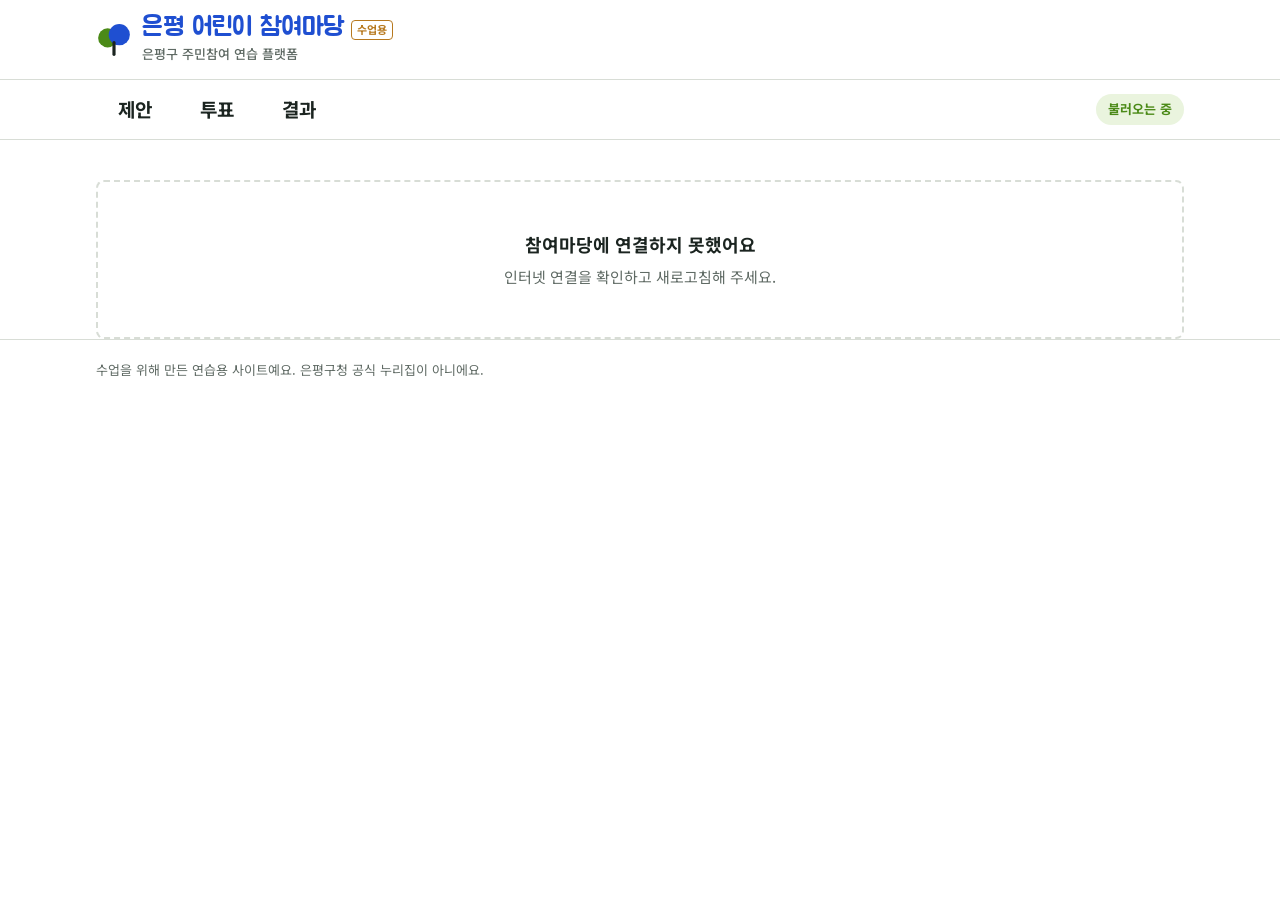
<file: index.html>
<!doctype html>
<html lang="ko">
<head>
  <meta charset="utf-8">
  <meta name="viewport" content="width=device-width, initial-scale=1, viewport-fit=cover">
  <title>은평 어린이 참여마당</title>
  <link rel="preconnect" href="https://fonts.googleapis.com">
  <link rel="stylesheet" href="https://fonts.googleapis.com/css2?family=Jua&family=Noto+Sans+KR:wght@400;500;700;900&display=swap">
  <link rel="stylesheet" href="style.css">
</head>
<body>
<div class="mode-note" data-mode-note hidden></div>
<header class="top">
  <div class="wrap">
    <div class="brand" id="brand">
      <div><b data-site-name></b><span class="practice">수업용</span><br><small><span data-region></span> 주민참여 연습 플랫폼</small></div>
    </div>
    <div class="me" id="meBox"></div>
  </div>
</header>
<nav class="tabs" aria-label="메뉴">
  <div class="wrap">
    <a href="#propose" data-tab="propose">제안</a>
    <a href="#vote" data-tab="vote">투표</a>
    <a href="#result" data-tab="result">결과</a>
    <span class="phase-pill" id="phasePill">불러오는 중</span>
  </div>
</nav>
<div id="view"><div class="loading">참여마당을 여는 중이에요…</div></div>
<footer>
  <div class="wrap">
    <span>수업을 위해 만든 연습용 사이트예요. 은평구청 공식 누리집이 아니에요.</span>
    <span class="refresh" id="refreshNote"></span>
  </div>
</footer>
<div id="modalRoot"></div>

<script src="config.js"></script>
<script src="core.js"></script>
<script src="common.js"></script>
<script>
const R = CFG.regionName;
const S = {
  data: null, name: lsGet("ep-name") || "", code: lsGet("ep-code") || "",
  tab: "propose", detail: null, q: "", cat: "all", dong: "all", status: "all", sort: "new", picks: null, busy: false,
  writing: false, editId: null, photos: [], keep: [],
};
document.getElementById("brand").insertAdjacentHTML("afterbegin", BRAND_SVG);

async function refresh() {
  try {
    const d = await Api.call({ action: "state", name: S.name });
    if (!d.ok) throw new Error(d.error);
    S.data = d;
    document.getElementById("refreshNote").textContent = "마지막 새로고침 " + formatTime(Date.now()).slice(11);
    // 검색어를 치는 중에는 화면을 다시 그리지 않아요
    if (!(document.activeElement && document.activeElement.id === "q")) render();
  } catch (e) {
    if (!S.data) document.getElementById("view").innerHTML = `<div class="wrap"><div class="empty" style="margin-top:40px"><strong>참여마당에 연결하지 못했어요</strong>인터넷 연결을 확인하고 새로고침해 주세요.</div></div>`;
  }
}

// 학생 요청 보내기: 이름·코드를 붙이고, 끝나면 새로고침
async function send(body, okMsg) {
  if (!S.name || (S.data && S.data.needCode && !S.code)) { openJoin(); return false; }
  if (S.busy) return false;
  S.busy = true;
  try {
    const r = await Api.call(Object.assign({ name: S.name, code: S.code }, body));
    if (!r.ok) {
      if (r.code === "badcode") { S.code = ""; lsDel("ep-code"); openJoin("참여 코드가 맞지 않아요. 선생님께 물어보세요."); }
      else if (S.data && S.data.version !== CORE_VERSION && /알 수 없는 요청/.test(r.error || "")) toast("서버가 예전 버전이라 저장하지 못했어요. 선생님께 알려 주세요.");
      else toast(r.error || "저장하지 못했어요.");
      return false;
    }
    if (okMsg) toast(okMsg);
    return r;
  } catch (e) {
    toast("저장하지 못했어요: " + e.message);
    return false;
  } finally {
    S.busy = false;
    await refresh();
  }
}

/* ---------- 화면 ---------- */
function setTab(t) {
  S.editId = t.startsWith("edit-") ? t.slice(5) : null;
  S.writing = t === "write" || !!S.editId;
  S.tab = S.writing ? "propose" : t; S.detail = null; S.picks = null;
  render(); scrollTo(0, 0);
}
addEventListener("hashchange", () => { const t = location.hash.slice(1); if (PHASE_NAMES[t] || t === "propose" || t === "write" || t.startsWith("edit-")) setTab(t); });
document.querySelectorAll("nav.tabs a").forEach(a => a.addEventListener("click", e => {
  if (location.hash === "#" + a.dataset.tab) { e.preventDefault(); setTab(a.dataset.tab); }
}));

const $ = s => document.querySelector(s);
const esc = escapeHtml;
const byId = id => S.data.proposals.find(p => p.id === id);
const candidates = () => S.data.proposals.filter(p => p.likes >= S.data.settings.threshold).sort((a, b) => b.likes - a.likes || a.createdAt - b.createdAt);

function render() {
  if (!S.data) return;
  const st = S.data.settings;
  $("#phasePill").textContent = PHASE_NAMES[st.phase];
  document.querySelectorAll("nav.tabs a").forEach(a => {
    if (a.dataset.tab === S.tab) a.setAttribute("aria-current", "page"); else a.removeAttribute("aria-current");
  });
  $("#meBox").innerHTML = S.name
    ? `<span><b>${esc(S.name)}</b> 님으로 참여 중</span><button type="button" id="meBtn">이름 바꾸기</button>`
    : `<button type="button" id="meBtn">이름 적고 참여하기</button>`;
  $("#meBtn").onclick = () => openJoin();
  if (S.writing) return renderWrite();
  if (S.detail && byId(S.detail)) return renderDetail();
  S.detail = null; detailBuiltFor = null;
  if (S.tab === "vote") return renderVote();
  if (S.tab === "result") return renderResult();
  renderPropose();
}

function pillFor(p) {
  const st = S.data.settings, cand = p.likes >= st.threshold;
  if (st.phase === "propose") return cand ? `<span class="pill cand">투표 후보</span>` : `<span class="pill">공감 모으는 중 <i>|</i> ${p.likes}/${st.threshold}</span>`;
  if (!cand) return `<span class="pill done">제안 마감</span>`;
  if (st.phase === "vote") return `<span class="pill cand">투표 중</span>`;
  const r = rankProposals(S.data).find(x => x.p.id === p.id);
  return r && r.rank === 1 && r.v > 0 ? `<span class="pill win">선정</span>` : `<span class="pill done">투표 완료</span>`;
}
function card(p) {
  return `<button type="button" class="card" data-open="${esc(p.id)}">
    ${pillFor(p)}
    <h3>[${esc(p.category)}] ${esc(p.title)}</h3>
    <p><span class="dong">${esc(p.dong)}</span>${esc(p.body)}</p>
    <div class="meta"><span>${HEART_SVG}${p.likes}</span><span>${BUBBLE_SVG}${p.comments}</span>${(p.images || []).length ? `<span title="첨부 사진">${CAMERA_SVG}${p.images.length}</span>` : ""}</div>
  </button>`;
}
function bindOpen() {
  document.querySelectorAll("[data-open]").forEach(b => b.onclick = e => { e.stopPropagation(); S.detail = b.dataset.open; render(); scrollTo(0, 0); });
}

function renderPropose() {
  const st = S.data.settings, all = S.data.proposals;
  let list = all.filter(p => {
    if (S.cat !== "all" && p.category !== S.cat) return false;
    if (S.dong !== "all" && p.dong !== S.dong) return false;
    const cand = p.likes >= st.threshold;
    if (S.status === "cand" && !cand) return false;
    if (S.status === "gather" && cand) return false;
    if (S.q && !(p.title + " " + p.body + " " + p.author + " " + p.dong).includes(S.q)) return false;
    return true;
  });
  list.sort(S.sort === "like" ? (a, b) => b.likes - a.likes || b.createdAt - a.createdAt : (a, b) => b.createdAt - a.createdAt);
  const open = st.phase === "propose";
  $("#view").innerHTML = `
  <div class="wrap" style="padding-block:24px 0"><div class="hero">
    <div class="hero-txt"><span>우리가 모여 ${esc(R)}의 내일이 됩니다</span><strong>${esc(R)} 어린이 주민참여</strong>
      <p>참여의 가치, 주민과 같이!<br>${esc(R)}에 필요한 일이라면 무엇이든 자유롭게 제안하세요.</p>
      <button class="btn pillbtn" type="button" id="heroBtn">${open ? "제안하러 가기 →" : "투표 보러 가기 →"}</button></div>
    <svg class="hero-art" viewBox="0 0 320 180" aria-hidden="true">
      <ellipse cx="160" cy="132" rx="130" ry="34" fill="var(--surface)" stroke="var(--line)" stroke-width="2"/>
      <rect x="112" y="116" width="40" height="26" rx="3" fill="var(--bg)" stroke="var(--muted)" transform="rotate(-8 132 129)"/>
      <rect x="168" y="114" width="40" height="26" rx="3" fill="var(--bg)" stroke="var(--muted)" transform="rotate(6 188 127)"/>
      <path d="M120 128h22M120 133h14M176 124h22M176 129h16" stroke="var(--accent)" stroke-width="2"/>
      <circle cx="58" cy="70" r="16" fill="var(--gold)"/><path d="M34 120q24-40 48 0" fill="var(--leaf)"/>
      <circle cx="118" cy="52" r="16" fill="#8d5b3b"/><path d="M94 104q24-40 48 0" fill="var(--accent)"/>
      <circle cx="202" cy="52" r="16" fill="#3b2a20"/><path d="M178 104q24-40 48 0" fill="var(--heart)"/>
      <circle cx="262" cy="70" r="16" fill="var(--gold)"/><path d="M238 120q24-40 48 0" fill="var(--leaf)"/>
      <path d="M160 30c-3-6-11-3-9 3 1 4 9 9 9 9s8-5 9-9c2-6-6-9-9-3z" fill="var(--heart)"/>
    </svg>
  </div></div>
  <section class="band"><div class="wrap">
    <h1>제안</h1>
    <div class="band-row">
      <div><h2>여러분의 제안으로 ${esc(R)}가 바뀝니다.</h2>
      <p><b>${st.threshold}명 이상 공감</b>한 제안은 투표에 올라갑니다.</p></div>
      <button class="btn" id="newBtn" type="button" ${open ? "" : "disabled"}>${open ? "제안 등록하기" : "제안 기간이 끝났어요"}</button>
    </div>
    <div class="stats">
      <div><span>제안</span><strong>${all.length}</strong><em>건</em></div>
      <div><span>공감제안</span><strong>${candidates().length}</strong><em>건</em></div>
      <div><span>투표 참여</span><strong>${S.data.voters}</strong><em>명</em></div>
    </div>
    <form class="search" id="searchForm"><input id="q" type="search" placeholder="검색어를 입력해 주세요." value="${esc(S.q)}" aria-label="검색어"><button class="btn ghost" type="submit">검색</button></form>
  </div></section>
  <main class="wrap">
    <div class="toolbar">
      <div class="filters">
        <select id="fCat" aria-label="분류"><option value="all">분류 전체</option>${CFG.categories.map(c => `<option ${S.cat === c ? "selected" : ""}>${esc(c)}</option>`).join("")}</select>
        <select id="fDong" aria-label="동"><option value="all">동 전체</option>${CFG.dongs.map(c => `<option ${S.dong === c ? "selected" : ""}>${esc(c)}</option>`).join("")}</select>
        <select id="fStatus" aria-label="진행상태"><option value="all">진행상태 전체</option><option value="gather" ${S.status === "gather" ? "selected" : ""}>공감 모으는 중</option><option value="cand" ${S.status === "cand" ? "selected" : ""}>투표 후보</option></select>
        <select id="fSort" aria-label="정렬"><option value="new">최신순</option><option value="like" ${S.sort === "like" ? "selected" : ""}>공감순</option></select>
      </div>
      <span class="count">총 <b>${list.length}</b>건의 제안이 있습니다.</span>
    </div>
    ${list.length ? `<div class="grid">${list.map(card).join("")}</div>`
      : all.length ? `<div class="empty"><strong>찾는 제안이 없어요</strong>검색어나 분류, 동을 바꿔 보세요.</div>`
      : `<div class="empty"><strong>아직 올라온 제안이 없어요</strong>우리 동네 ${esc(R)}를 더 좋게 바꿀 생각이 있나요? 첫 번째 제안을 올려 주세요.${open ? '<br><button class="btn" type="button" id="newBtn2">첫 제안 올리기</button>' : ""}</div>`}
  </main>`;
  $("#heroBtn").onclick = () => open ? openNew() : (location.hash = "#vote");
  $("#newBtn").onclick = openNew;
  if ($("#newBtn2")) $("#newBtn2").onclick = openNew;
  $("#searchForm").onsubmit = e => { e.preventDefault(); S.q = $("#q").value.trim(); render(); };
  $("#fCat").onchange = e => { S.cat = e.target.value; render(); };
  $("#fDong").onchange = e => { S.dong = e.target.value; render(); };
  $("#fStatus").onchange = e => { S.status = e.target.value; render(); };
  $("#fSort").onchange = e => { S.sort = e.target.value; render(); };
  bindOpen();
}

/* 상세: 댓글 입력칸이 새로고침에 지워지지 않도록 뼈대는 한 번만 만들어요 */
let detailBuiltFor = null;
function renderDetail() {
  const id = S.detail, p = byId(id), st = S.data.settings, n = p.likes, cand = n >= st.threshold;
  const imgKey = id + "|" + (p.images || []).join(",");
  if (detailBuiltFor !== imgKey || !$("#dRoot")) {
    detailBuiltFor = imgKey;
    $("#view").innerHTML = `<section class="band"><div class="wrap"><h1>제안</h1><div class="stepper" id="dStep"></div></div></section>
    <main class="wrap" id="dRoot">
      <div id="dTop"></div>
      <div class="photos" id="dPhotos"></div>
      <div class="like-row"><button class="btn like-btn" type="button" id="likeBtn"></button></div>
      <div class="right" style="padding-bottom:20px"><span id="delBox"></span><button class="btn ghost small" type="button" id="backBtn">목록보기</button></div>
      <div class="section"><h3>제안 동의</h3><div id="likeInfo"></div></div>
      <div class="section"><h3>댓글쓰기</h3>
        <textarea id="cText" maxlength="300" placeholder="나의 의견을 보태 볼까요? (욕설, 다른 사람을 놀리는 말, 개인정보를 쓰면 지워질 수 있어요. 모두가 기분 좋은 토론장을 함께 만들어요!)"></textarea>
        <div class="c-foot"><span id="cLen">0 / 300</span><button class="btn small" type="button" id="cBtn">댓글 등록</button></div>
        <ul class="comments" id="cList"></ul>
      </div>
    </main>`;
    $("#backBtn").onclick = () => { S.detail = null; render(); };
    const imgs = p.images || [];
    $("#dPhotos").innerHTML = imgs.map((im, i) => `<div class="photo" data-img="${esc(im)}" data-alt="${esc(p.title)} 사진 ${i + 1}">사진 불러오는 중…</div>`).join("");
    $("#dPhotos").hidden = !imgs.length;
    fillImages($("#dPhotos"));
    $("#cText").oninput = e => { $("#cLen").textContent = `${e.target.value.length} / 300`; };
    $("#cBtn").onclick = async () => {
      const t = $("#cText").value.trim();
      if (!t) return toast("댓글 내용을 적어 주세요.");
      const ok = await send({ action: "comment", pid: id, text: t }, "댓글을 남겼어요.");
      if (ok) { $("#cText").value = ""; $("#cLen").textContent = "0 / 300"; }
    };
    $("#likeBtn").onclick = async () => {
      $("#likeBtn").disabled = true;
      const liked = S.data.myLikes.includes(id);
      await send({ action: "like", pid: id }, liked ? "공감을 취소했어요." : "공감했어요!");
    };
  }
  const steps = ["제안", `공감 ${Math.min(n, st.threshold)}/${st.threshold}`, "투표", "결과"];
  let cur = 1;
  if (cand && st.phase === "vote") cur = 2;
  if (cand && st.phase === "result") cur = 3;
  $("#dStep").innerHTML = steps.map((s, i) => `<div class="${i < cur || (cand && i === 1) ? "past" : ""} ${i === cur && !(cand && i === 1) ? "on" : ""}">${s}</div>`).join("");
  $("#dTop").innerHTML = `<div class="d-head"><div>${pillFor(p)}<h1>[${esc(p.category)}] ${esc(p.title)}</h1></div></div>
    <div class="d-meta"><span><b>장소</b> ${esc(R)} ${esc(p.dong)} &nbsp; <b>작성자</b> ${esc(p.author)}</span><span>${formatTime(p.createdAt)}${p.editedAt ? ` · 수정됨 ${formatTime(p.editedAt)}` : ""}</span></div>
    <div class="d-body">${esc(p.body)}</div><span class="tag">#${esc(p.category)}</span><span class="tag" style="margin-left:0">#${esc(p.dong)}</span>`;
  const liked = S.data.myLikes.includes(id), canLike = st.phase === "propose";
  const lb = $("#likeBtn");
  lb.classList.toggle("on", liked); lb.disabled = !canLike;
  lb.innerHTML = `<svg viewBox="0 0 24 24" aria-hidden="true"><path d="M12 21s-7.5-4.6-10-9.3C.3 8.4 2.2 4 6.3 4c2.3 0 3.9 1.3 5.7 3.4C13.8 5.3 15.4 4 17.7 4 21.8 4 23.7 8.4 22 11.7 19.5 16.4 12 21 12 21z"/></svg>${canLike ? (liked ? "공감 취소" : "공감") : "공감 마감"}`;
  $("#likeInfo").innerHTML = `<div>이 제안에 <b>${n}</b>명이 공감합니다. ${cand ? "투표 후보가 되었어요!" : `투표 후보까지 <b>${st.threshold - n}</b>명 남았어요.`}</div><div class="progress"><b style="width:${Math.min(100, n / st.threshold * 100)}%"></b></div>`;
  const box = $("#delBox");
  const mine = S.name && p.author === S.name && st.phase === "propose";
  if (!mine) box.innerHTML = "";
  else if (!box.dataset.asking) {
    box.innerHTML = `<a class="btn ghost small" href="#edit-${esc(id)}" style="text-decoration:none">내 제안 고치기</a> <button class="btn danger small" type="button" id="delBtn">내 제안 지우기</button>`;
    $("#delBtn").onclick = () => {
      box.dataset.asking = "1";
      box.innerHTML = `<span class="confirm">정말 지울까요? <button class="btn danger small" type="button" id="delYes">지우기</button><button class="btn ghost small" type="button" id="delNo">취소</button></span>`;
      $("#delNo").onclick = () => { delete box.dataset.asking; renderDetail(); };
      $("#delYes").onclick = async () => {
        delete box.dataset.asking;
        if (await send({ action: "deleteProposal", pid: id }, "제안을 지웠어요.")) { S.detail = null; render(); }
      };
    };
  }
  const cs = S.data.comments.filter(c => c.pid === id).sort((a, b) => a.createdAt - b.createdAt);
  $("#cList").innerHTML = cs.length ? cs.map(c => `<li><b>${esc(c.author)}</b><time>${formatTime(c.createdAt)}</time>${c.author === S.name ? ` <button class="link" type="button" data-delc="${esc(c.id)}">삭제</button>` : ""}<p>${esc(c.text)}</p></li>`).join("")
    : `<li style="color:var(--muted)">아직 댓글이 없어요. 첫 의견을 남겨 보세요.</li>`;
  document.querySelectorAll("[data-delc]").forEach(b => b.onclick = () => send({ action: "deleteComment", cid: b.dataset.delc }, "댓글을 지웠어요."));
}

function renderVote() {
  const st = S.data.settings, cands = candidates(), mv = S.data.myVote;
  if (S.picks === null) S.picks = mv ? mv.filter(x => byId(x)) : [];
  let body;
  if (st.phase === "propose") {
    body = `<div class="notice"><b>아직 투표 전이에요.</b> 지금은 제안을 받고 공감을 모으는 기간이에요. 공감 <b>${st.threshold}개</b> 이상을 받은 제안이 투표에 올라가요.</div>
    ${cands.length ? `<h3 style="margin:0 0 14px">지금까지 투표 후보 ${cands.length}건</h3><div class="grid">${cands.map(card).join("")}</div>`
      : `<div class="empty"><strong>아직 투표 후보가 없어요</strong>마음에 드는 제안에 공감을 눌러 주세요.<br><a class="btn" href="#propose" style="display:inline-block;text-decoration:none;margin-top:16px">제안 보러 가기</a></div>`}`;
  } else if (st.phase === "result") {
    body = `<div class="notice"><b>투표가 끝났어요.</b> 모두 ${S.data.voters}명이 투표에 참여했어요.</div><a class="btn" href="#result" style="display:inline-block;text-decoration:none">결과 보러 가기</a>`;
  } else if (!cands.length) {
    body = `<div class="empty"><strong>투표할 후보가 없어요</strong>공감 ${st.threshold}개 이상을 받은 제안이 없어요. 선생님께 알려 주세요.</div>`;
  } else {
    body = `<div class="notice"><b>투표 진행 중</b> · 한 사람이 <b>${st.voteMax}개</b>까지 고를 수 있어요. 누가 무엇을 골랐는지는 아무도 볼 수 없는 <b>비밀 투표</b>예요. ${mv ? "이미 투표했어요. 마감 전까지는 다시 고를 수 있어요." : ""}</div>
    <div class="grid">${cands.map(p => `<div class="card vote-card" role="button" tabindex="0" data-pick="${esc(p.id)}" aria-pressed="${S.picks.includes(p.id)}">
      <span class="check" aria-hidden="true">✓</span><span class="pill cand">투표 후보</span>
      <h3>[${esc(p.category)}] ${esc(p.title)}</h3><p><span class="dong">${esc(p.dong)}</span>${esc(p.body)}</p>
      <div class="meta"><span>${HEART_SVG}${p.likes}</span><button class="link" type="button" data-open="${esc(p.id)}">자세히 보기</button></div></div>`).join("")}</div>
    <div class="vote-bar"><span><b>${S.picks.length}</b> / ${st.voteMax}개 골랐어요 · 지금까지 <b>${S.data.voters}</b>명 참여</span>
      <button class="btn" type="button" id="voteBtn" ${S.picks.length ? "" : "disabled"}>${mv ? "다시 투표하기" : "투표하기"}</button></div>`;
  }
  $("#view").innerHTML = `<section class="band"><div class="wrap"><h1>투표</h1>
    <div class="band-row"><div><h2>${esc(R)}에 꼭 필요한 제안을 골라 주세요.</h2><p>가장 많은 표를 받은 제안이 ${esc(R)}에 전할 우리의 제안으로 뽑혀요.</p></div></div></div></section>
    <main class="wrap">${body}</main>`;
  document.querySelectorAll("[data-pick]").forEach(c => {
    const f = e => {
      if (e.target.closest("[data-open]")) return;
      if (e.type === "keydown" && e.key !== " " && e.key !== "Enter") return;
      e.preventDefault();
      const id = c.dataset.pick;
      if (S.picks.includes(id)) S.picks = S.picks.filter(x => x !== id);
      else if (st.voteMax === 1) S.picks = [id];
      else if (S.picks.length >= st.voteMax) return toast(`${st.voteMax}개까지만 고를 수 있어요.`);
      else S.picks = S.picks.concat(id);
      renderVote();
      const again = document.querySelector(`[data-pick="${CSS.escape(id)}"]`);
      if (again) again.focus();
    };
    c.onclick = f; c.onkeydown = f;
  });
  bindOpen();
  const vb = $("#voteBtn");
  if (vb) vb.onclick = async () => {
    vb.disabled = true;
    const ok = await send({ action: "vote", picks: S.picks }, "투표했어요! 참여해 줘서 고마워요.");
    if (ok) { S.picks = null; render(); } else vb.disabled = false;
  };
}

function renderResult() {
  const st = S.data.settings, voters = S.data.voters;
  let body;
  if (!S.data.results) {
    body = `<div class="empty"><strong>결과는 투표가 끝나면 공개돼요</strong>${st.phase === "vote"
      ? `지금까지 ${voters}명이 투표했어요. 아직 투표하지 않았다면 투표에 참여해 주세요.<br><a class="btn" href="#vote" style="display:inline-block;text-decoration:none;margin-top:16px">투표하러 가기</a>`
      : "지금은 제안을 받는 기간이에요."}</div>`;
  } else {
    const list = rankProposals(S.data), max = Math.max(1, ...list.map(r => r.v));
    body = !list.length ? `<div class="empty"><strong>투표 후보가 없었어요</strong>공감을 기준 수만큼 받은 제안이 없었어요.</div>` : `
    <div class="stats" style="margin:0 0 22px"><div><span>투표 참여</span><strong>${voters}</strong><em>명</em></div><div><span>투표 후보</span><strong>${list.length}</strong><em>건</em></div><div><span>총 표 수</span><strong>${list.reduce((s, r) => s + r.v, 0)}</strong><em>표</em></div></div>
    <div class="podium">${list.map(r => {
      const win = r.rank === 1 && r.v > 0, pct = voters ? Math.round(r.v / voters * 100) : 0;
      return `<div class="res ${win ? "win" : ""}"><div class="rank">${r.rank}위</div>
      <div style="min-width:0">${win ? '<span class="pill win" style="margin-bottom:6px">선정</span>' : ""}<h3>[${esc(r.p.category)}] ${esc(r.p.title)} <span class="dong">${esc(r.p.dong)}</span></h3><div class="bar"><b style="width:${r.v / max * 100}%"></b></div></div>
      <div class="num"><strong>${r.v}</strong>표<span>참여자의 ${pct}%</span></div></div>`;
    }).join("")}</div>`;
  }
  $("#view").innerHTML = `<section class="band"><div class="wrap"><h1>결과</h1>
    <div class="band-row"><div><h2>${st.phase === "result" ? `우리가 함께 고른 ${esc(R)} 제안이에요.` : "투표 결과를 기다리고 있어요."}</h2><p>뽑힌 제안은 ${esc(R)}에 전할 우리의 목소리가 돼요.</p></div></div></div></section>
    <main class="wrap">${body}</main>`;
}

/* ---------- 창 ---------- */
function modal(html, onMount) {
  $("#modalRoot").innerHTML = `<div class="overlay" id="ov"><div class="modal" role="dialog" aria-modal="true">${html}</div></div>`;
  const close = () => { $("#modalRoot").innerHTML = ""; };
  $("#ov").onclick = e => { if (e.target.id === "ov") close(); };
  $("#ov").onkeydown = e => { if (e.key === "Escape") close(); };
  document.querySelectorAll("[data-close]").forEach(b => b.onclick = close);
  onMount(close);
  const first = $("#ov").querySelector("input,textarea,select");
  if (first) first.focus();
}
function openJoin(msg) {
  const needCode = S.data && S.data.needCode;
  modal(`<h2>참여하기</h2><form id="nf">
    ${needCode ? `<div class="field"><label for="codeIn">참여 코드</label><input id="codeIn" inputmode="numeric" maxlength="20" value="${esc(S.code)}" autocomplete="off" placeholder="선생님이 알려 준 코드"></div>` : ""}
    <div class="field"><label for="nameIn">이름(번호와 이름)</label>
    <input id="nameIn" maxlength="20" value="${esc(S.name)}" placeholder="예: 12번 김하늘" autocomplete="off">
    <small>공감과 투표는 이름 하나당 한 번씩 세요. 친구 이름으로 참여하지 않기로 약속해요.</small></div>
    <div class="err" id="nErr">${esc(msg || "")}</div>
    <div class="right"><button class="btn ghost" type="button" data-close>취소</button><button class="btn" type="submit" id="nOk">확인</button></div></form>`, close => {
    $("#nf").onsubmit = async e => {
      e.preventDefault();
      const v = $("#nameIn").value.trim(), code = needCode ? $("#codeIn").value.trim() : "";
      if (needCode && !code) { $("#nErr").textContent = "참여 코드를 적어 주세요."; return; }
      if (!v) { $("#nErr").textContent = "이름을 적어 주세요."; return; }
      if (needCode) {
        $("#nOk").disabled = true;
        let r;
        try { r = await Api.call({ action: "checkCode", code }); } catch (err) { r = { ok: false, error: "인터넷 연결을 확인해 주세요." }; }
        $("#nOk").disabled = false;
        if (!r.ok) { $("#nErr").textContent = r.error; return; }
      }
      S.name = v; S.code = code; lsSet("ep-name", v); lsSet("ep-code", code); S.picks = null;
      if (S.writing && $("#wRoot")) $("#wRoot").remove(); // 작성자 이름을 새로 보여 주려고 다시 그려요 (쓰던 글은 남아 있어요)
      close(); toast(`${v} 님, 환영해요!`); refresh();
    };
  });
}
function openNew() {
  if (!S.name) return openJoin();
  if (location.hash === "#write") setTab("write"); else location.hash = "write";
}

// 고치기를 마치거나 취소하면 그 제안 화면으로 돌아가요
function backToDetail(id) {
  history.replaceState(null, "", "#propose");
  S.writing = false; S.editId = null; S.tab = "propose"; S.detail = id;
  render(); scrollTo(0, 0);
}

/* 제안 등록: 팝업 대신 한 화면 전체를 써요. 새로고침이 와도 쓰던 내용은 그대로 둬요 */
function renderWrite() {
  const st = S.data.settings;
  if ($("#wRoot")) return;
  if (!S.name) { setTimeout(openJoin, 0); }
  const editing = S.editId ? byId(S.editId) : null;
  if (S.editId && !editing) { location.hash = "propose"; return; }
  let draft = {};
  if (editing) { draft = editing; S.keep = (editing.images || []).slice(); S.photos = []; }
  else { S.keep = []; try { draft = JSON.parse(sessionStorage.getItem("ep-draft")) || {}; } catch (e) {} }
  const notMine = editing && editing.author !== S.name;
  const open = st.phase === "propose" && !notMine;
  $("#view").innerHTML = `<section class="band"><div class="wrap">
    <h1>${editing ? "제안 고치기" : "제안 등록"}</h1>
    <div class="band-row"><div><h2>여러분의 제안으로 ${esc(R)}가 바뀝니다.</h2><p>${editing ? "고친 내용은 바로 모두에게 보여요. 이미 받은 공감과 댓글은 그대로 남아요." : "어디에서, 무엇이 문제인지, 어떻게 바꾸면 좋을지 자세히 적어 주세요."}</p></div></div>
  </div></section>
  <main class="wrap" id="wRoot">
    ${!open ? `<div class="empty"><strong>${notMine ? "내가 쓴 제안만 고칠 수 있어요" : editing ? "제안 기간이 끝나서 고칠 수 없어요" : "지금은 제안 기간이 아니에요"}</strong>${notMine ? "참여할 때 적은 이름이 이 제안의 작성자와 같아야 해요." : "선생님이 제안 받기를 다시 열면 쓸 수 있어요."}<br><a class="btn" href="#propose" style="display:inline-block;text-decoration:none;margin-top:16px">목록으로</a></div>` : `
    <ul class="rules">${CFG.proposalRules.map(r => `<li>${esc(r)}</li>`).join("")}</ul>
    <form id="pf" class="write-form">
      <div class="write-row">
        <div class="field"><label for="pDong">어느 동에 대한 제안인가요? <em class="req">필수</em></label><select id="pDong"><option value="">동을 골라 주세요</option>${CFG.dongs.map(c => `<option ${draft.dong === c ? "selected" : ""}>${esc(c)}</option>`).join("")}</select></div>
        <div class="field"><label for="pCat">분류</label><select id="pCat">${CFG.categories.map(c => `<option ${draft.category === c ? "selected" : ""}>${esc(c)}</option>`).join("")}</select></div>
      </div>
      <div class="field"><label for="pTitle">제목 <em class="req">필수</em></label><input id="pTitle" class="big" maxlength="40" value="${esc(draft.title)}" placeholder="예: 학교 앞 횡단보도에 노란 발자국을 그려 주세요"><small id="tLen"></small></div>
      <div class="field"><label for="pBody">내용 <em class="req">필수</em></label><textarea id="pBody" class="big-text" maxlength="800" placeholder="1. 어디에서 어떤 문제가 있나요?&#10;2. 어떻게 바뀌면 좋을까요?&#10;3. 왜 그렇게 생각하나요?">${esc(draft.body)}</textarea><small id="bLen"></small></div>
      <div class="field"><label>사진 첨부 <small>(선택 · 최대 ${CORE_MAX_IMAGES}장)</small></label>
        <div class="photos edit" id="pPhotos"></div>
        <label class="uploader" id="upLabel" for="pFile">＋ 사진 고르기 / 찍기</label>
        <input id="pFile" type="file" accept="image/*" multiple hidden>
        <small>사진은 크기를 줄여서 올라가요. 사람 얼굴이나 자동차 번호판이 나오지 않게 찍어 주세요.</small></div>
      <div class="field"><small>작성자: <b>${esc(S.name)}</b></small></div>
      <div class="err" id="pErr"></div>
      <div class="write-actions"><a class="btn ghost" href="#propose" id="pCancel" style="text-decoration:none">취소</a><button class="btn" type="submit" id="pSubmit">${editing ? "고친 내용 저장하기" : "제안 등록하기"}</button></div>
    </form>`}
  </main>`;
  if (!open) return;
  const counts = () => { $("#tLen").textContent = `${$("#pTitle").value.length} / 40`; $("#bLen").textContent = `${$("#pBody").value.length} / 800`; };
  if (editing) $("#pCancel").onclick = e => { e.preventDefault(); backToDetail(editing.id); };
  const saveDraft = () => { counts(); if (editing) return; try { sessionStorage.setItem("ep-draft", JSON.stringify({ dong: $("#pDong").value, category: $("#pCat").value, title: $("#pTitle").value, body: $("#pBody").value })); } catch (e) {} };
  ["pDong", "pCat", "pTitle", "pBody"].forEach(i => { $("#" + i).oninput = saveDraft; $("#" + i).onchange = saveDraft; });
  counts();
  const drawPhotos = () => {
    const total = S.keep.length + S.photos.length;
    $("#pPhotos").innerHTML = S.keep.map((im, i) => `<div class="photo" data-img="${esc(im)}">사진 불러오는 중…<button type="button" class="photo-del" data-delkeep="${i}" aria-label="원래 사진 ${i + 1} 빼기">✕</button></div>`).join("")
      + S.photos.map((src, i) => `<div class="photo ready"><img src="${src}" alt="첨부할 사진 ${i + 1}"><button type="button" class="photo-del" data-del="${i}" aria-label="새 사진 ${i + 1} 빼기">✕</button></div>`).join("");
    $("#pPhotos").hidden = !total;
    $("#upLabel").hidden = total >= CORE_MAX_IMAGES;
    // 원래 사진은 불러온 뒤에도 빼기 단추가 남도록 그림만 앞에 넣어요
    $("#pPhotos").querySelectorAll("[data-img]").forEach(el => loadImage(el.dataset.img).then(src => {
      const img = new Image(); img.src = src; img.alt = "원래 사진";
      el.firstChild.nodeType === 3 && el.firstChild.remove(); el.prepend(img);
    }).catch(() => { if (el.firstChild.nodeType === 3) el.firstChild.textContent = "사진을 불러오지 못했어요"; }));
    document.querySelectorAll("[data-del]").forEach(b => b.onclick = () => { S.photos.splice(+b.dataset.del, 1); drawPhotos(); });
    document.querySelectorAll("[data-delkeep]").forEach(b => b.onclick = () => { S.keep.splice(+b.dataset.delkeep, 1); drawPhotos(); });
  };
  drawPhotos();
  $("#pFile").onchange = async e => {
    const files = [...e.target.files].filter(f => f.type.startsWith("image/") || !f.type);
    e.target.value = "";
    const room = CORE_MAX_IMAGES - S.keep.length - S.photos.length;
    if (files.length > room) toast(`사진은 ${CORE_MAX_IMAGES}장까지 붙일 수 있어요.`);
    for (const f of files.slice(0, room)) {
      try { S.photos.push(await resizeImage(f)); } catch (err) { toast(err.message); }
    }
    drawPhotos();
  };
  $("#pf").onsubmit = async e => {
    e.preventDefault();
    const t = $("#pTitle").value.trim(), b = $("#pBody").value.trim(), dong = $("#pDong").value;
    if (!dong) { $("#pErr").textContent = `${R}의 어느 동에 대한 제안인지 골라 주세요.`; $("#pDong").focus(); return; }
    if (!t) { $("#pErr").textContent = "제목을 적어 주세요."; $("#pTitle").focus(); return; }
    if (!b) { $("#pErr").textContent = "내용을 적어 주세요."; $("#pBody").focus(); return; }
    const btn = $("#pSubmit");
    btn.disabled = true; btn.textContent = S.photos.length ? "사진과 함께 올리는 중…" : editing ? "저장하는 중…" : "올리는 중…";
    if (editing) {
      const ok = await send({ action: "editProposal", pid: editing.id, dong, category: $("#pCat").value, title: t, body: b, keep: S.keep, images: S.photos }, "고친 내용을 저장했어요!");
      if (ok) { S.photos = []; backToDetail(editing.id); }
      else if ($("#pSubmit")) { btn.disabled = false; btn.textContent = "고친 내용 저장하기"; }
      return;
    }
    const ok = await send({ action: "propose", dong, category: $("#pCat").value, title: t, body: b, images: S.photos }, "제안을 올렸어요!");
    if (ok) {
      try { sessionStorage.removeItem("ep-draft"); } catch (err) {}
      S.photos = [];
      location.hash = "propose";
    } else if ($("#pSubmit")) { btn.disabled = false; btn.textContent = "제안 등록하기"; }
  };
}

const h = location.hash.slice(1);
if (["propose", "vote", "result"].includes(h)) S.tab = h;
if (h === "write") S.writing = true;
if (h.startsWith("edit-")) { S.writing = true; S.editId = h.slice(5); }
refresh();
startPolling(refresh);
</script>
</body>
</html>
</file>
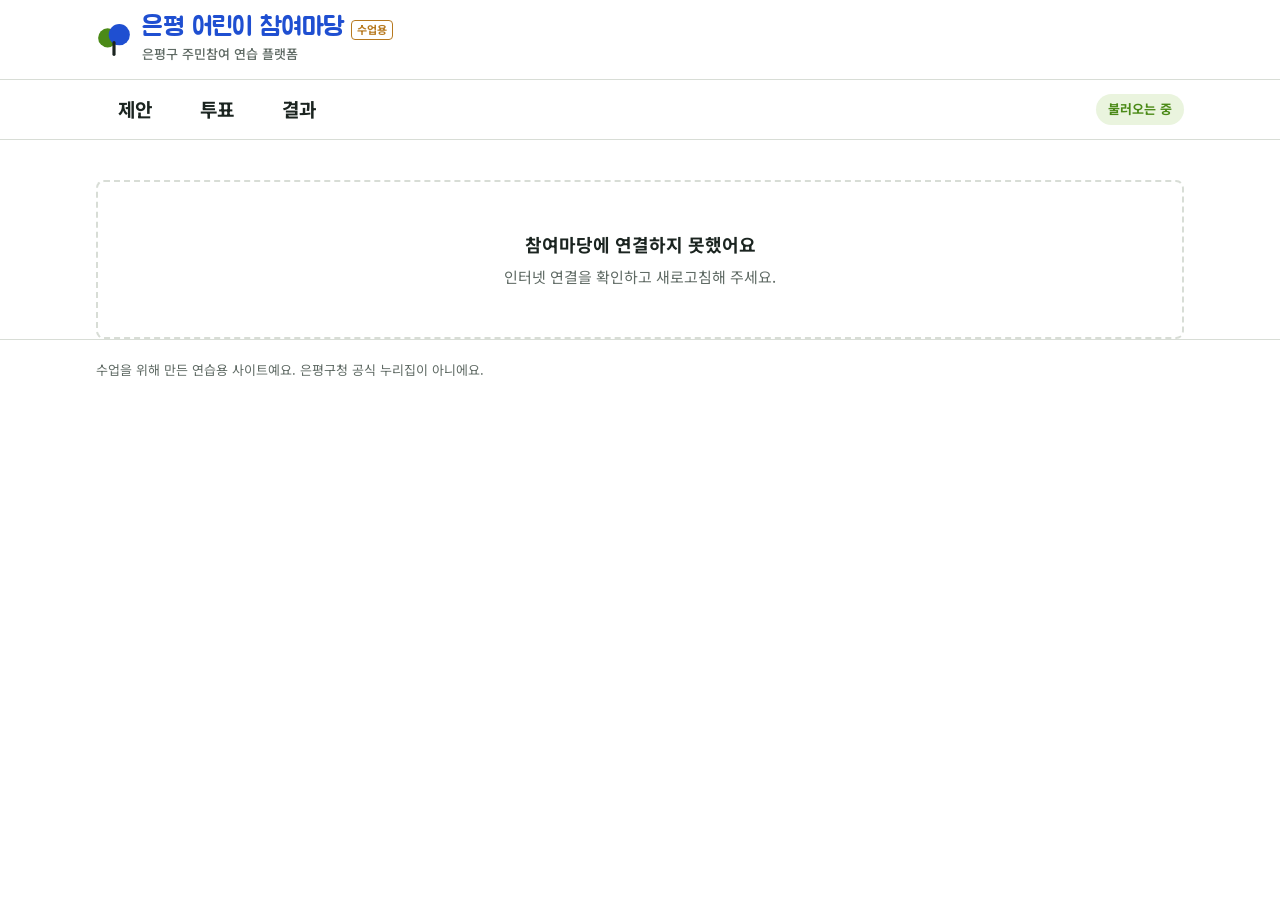
<file: eunpyeong-chamyeo/index.html>
<!doctype html>
<html lang="ko">
<head>
  <meta charset="utf-8">
  <meta name="viewport" content="width=device-width, initial-scale=1, viewport-fit=cover">
  <title>은평 어린이 참여마당</title>
  <link rel="preconnect" href="https://fonts.googleapis.com">
  <link rel="stylesheet" href="https://fonts.googleapis.com/css2?family=Jua&family=Noto+Sans+KR:wght@400;500;700;900&display=swap">
  <link rel="stylesheet" href="style.css">
</head>
<body>
<div class="mode-note" data-mode-note hidden></div>
<header class="top">
  <div class="wrap">
    <div class="brand" id="brand">
      <div><b data-site-name></b><span class="practice">수업용</span><br><small><span data-region></span> 주민참여 연습 플랫폼</small></div>
    </div>
    <div class="me" id="meBox"></div>
  </div>
</header>
<nav class="tabs" aria-label="메뉴">
  <div class="wrap">
    <a href="#propose" data-tab="propose">제안</a>
    <a href="#vote" data-tab="vote">투표</a>
    <a href="#result" data-tab="result">결과</a>
    <span class="phase-pill" id="phasePill">불러오는 중</span>
  </div>
</nav>
<div id="view"><div class="loading">참여마당을 여는 중이에요…</div></div>
<footer>
  <div class="wrap">
    <span>수업을 위해 만든 연습용 사이트예요. 은평구청 공식 누리집이 아니에요.</span>
    <span class="refresh" id="refreshNote"></span>
  </div>
</footer>
<div id="modalRoot"></div>

<script src="config.js"></script>
<script src="core.js"></script>
<script src="common.js"></script>
<script>
const R = CFG.regionName;
const S = {
  data: null, name: lsGet("ep-name") || "", code: lsGet("ep-code") || "",
  tab: "propose", detail: null, q: "", cat: "all", dong: "all", status: "all", sort: "new", picks: null, busy: false,
};
document.getElementById("brand").insertAdjacentHTML("afterbegin", BRAND_SVG);

async function refresh() {
  try {
    const d = await Api.call({ action: "state", name: S.name });
    if (!d.ok) throw new Error(d.error);
    S.data = d;
    document.getElementById("refreshNote").textContent = "마지막 새로고침 " + formatTime(Date.now()).slice(11);
    // 검색어를 치는 중에는 화면을 다시 그리지 않아요
    if (!(document.activeElement && document.activeElement.id === "q")) render();
  } catch (e) {
    if (!S.data) document.getElementById("view").innerHTML = `<div class="wrap"><div class="empty" style="margin-top:40px"><strong>참여마당에 연결하지 못했어요</strong>인터넷 연결을 확인하고 새로고침해 주세요.</div></div>`;
  }
}

// 학생 요청 보내기: 이름·코드를 붙이고, 끝나면 새로고침
async function send(body, okMsg) {
  if (!S.name || (S.data && S.data.needCode && !S.code)) { openJoin(); return false; }
  if (S.busy) return false;
  S.busy = true;
  try {
    const r = await Api.call(Object.assign({ name: S.name, code: S.code }, body));
    if (!r.ok) {
      if (r.code === "badcode") { S.code = ""; lsDel("ep-code"); openJoin("참여 코드가 맞지 않아요. 선생님께 물어보세요."); }
      else toast(r.error || "저장하지 못했어요.");
      return false;
    }
    if (okMsg) toast(okMsg);
    return r;
  } catch (e) {
    toast("저장하지 못했어요. 인터넷 연결을 확인해 주세요.");
    return false;
  } finally {
    S.busy = false;
    await refresh();
  }
}

/* ---------- 화면 ---------- */
function setTab(t) { S.tab = t; S.detail = null; S.picks = null; render(); scrollTo(0, 0); }
addEventListener("hashchange", () => { const t = location.hash.slice(1); if (PHASE_NAMES[t] || t === "propose") setTab(t); });
document.querySelectorAll("nav.tabs a").forEach(a => a.addEventListener("click", e => {
  if (location.hash === "#" + a.dataset.tab) { e.preventDefault(); setTab(a.dataset.tab); }
}));

const $ = s => document.querySelector(s);
const esc = escapeHtml;
const byId = id => S.data.proposals.find(p => p.id === id);
const candidates = () => S.data.proposals.filter(p => p.likes >= S.data.settings.threshold).sort((a, b) => b.likes - a.likes || a.createdAt - b.createdAt);

function render() {
  if (!S.data) return;
  const st = S.data.settings;
  $("#phasePill").textContent = PHASE_NAMES[st.phase];
  document.querySelectorAll("nav.tabs a").forEach(a => {
    if (a.dataset.tab === S.tab) a.setAttribute("aria-current", "page"); else a.removeAttribute("aria-current");
  });
  $("#meBox").innerHTML = S.name
    ? `<span><b>${esc(S.name)}</b> 님으로 참여 중</span><button type="button" id="meBtn">이름 바꾸기</button>`
    : `<button type="button" id="meBtn">이름 적고 참여하기</button>`;
  $("#meBtn").onclick = () => openJoin();
  if (S.detail && byId(S.detail)) return renderDetail();
  S.detail = null; detailBuiltFor = null;
  if (S.tab === "vote") return renderVote();
  if (S.tab === "result") return renderResult();
  renderPropose();
}

function pillFor(p) {
  const st = S.data.settings, cand = p.likes >= st.threshold;
  if (st.phase === "propose") return cand ? `<span class="pill cand">투표 후보</span>` : `<span class="pill">공감 모으는 중 <i>|</i> ${p.likes}/${st.threshold}</span>`;
  if (!cand) return `<span class="pill done">제안 마감</span>`;
  if (st.phase === "vote") return `<span class="pill cand">투표 중</span>`;
  const r = rankProposals(S.data).find(x => x.p.id === p.id);
  return r && r.rank === 1 && r.v > 0 ? `<span class="pill win">선정</span>` : `<span class="pill done">투표 완료</span>`;
}
function card(p) {
  return `<button type="button" class="card" data-open="${esc(p.id)}">
    ${pillFor(p)}
    <h3>[${esc(p.category)}] ${esc(p.title)}</h3>
    <p><span class="dong">${esc(p.dong)}</span>${esc(p.body)}</p>
    <div class="meta"><span>${HEART_SVG}${p.likes}</span><span>${BUBBLE_SVG}${p.comments}</span></div>
  </button>`;
}
function bindOpen() {
  document.querySelectorAll("[data-open]").forEach(b => b.onclick = e => { e.stopPropagation(); S.detail = b.dataset.open; render(); scrollTo(0, 0); });
}

function renderPropose() {
  const st = S.data.settings, all = S.data.proposals;
  let list = all.filter(p => {
    if (S.cat !== "all" && p.category !== S.cat) return false;
    if (S.dong !== "all" && p.dong !== S.dong) return false;
    const cand = p.likes >= st.threshold;
    if (S.status === "cand" && !cand) return false;
    if (S.status === "gather" && cand) return false;
    if (S.q && !(p.title + " " + p.body + " " + p.author + " " + p.dong).includes(S.q)) return false;
    return true;
  });
  list.sort(S.sort === "like" ? (a, b) => b.likes - a.likes || b.createdAt - a.createdAt : (a, b) => b.createdAt - a.createdAt);
  const open = st.phase === "propose";
  $("#view").innerHTML = `
  <div class="wrap" style="padding-block:24px 0"><div class="hero">
    <div class="hero-txt"><span>우리가 모여 ${esc(R)}의 내일이 됩니다</span><strong>${esc(R)} 어린이 주민참여</strong>
      <p>참여의 가치, 주민과 같이!<br>${esc(R)}에 필요한 일이라면 무엇이든 자유롭게 제안하세요.</p>
      <button class="btn pillbtn" type="button" id="heroBtn">${open ? "제안하러 가기 →" : "투표 보러 가기 →"}</button></div>
    <svg class="hero-art" viewBox="0 0 320 180" aria-hidden="true">
      <ellipse cx="160" cy="132" rx="130" ry="34" fill="var(--surface)" stroke="var(--line)" stroke-width="2"/>
      <rect x="112" y="116" width="40" height="26" rx="3" fill="var(--bg)" stroke="var(--muted)" transform="rotate(-8 132 129)"/>
      <rect x="168" y="114" width="40" height="26" rx="3" fill="var(--bg)" stroke="var(--muted)" transform="rotate(6 188 127)"/>
      <path d="M120 128h22M120 133h14M176 124h22M176 129h16" stroke="var(--accent)" stroke-width="2"/>
      <circle cx="58" cy="70" r="16" fill="var(--gold)"/><path d="M34 120q24-40 48 0" fill="var(--leaf)"/>
      <circle cx="118" cy="52" r="16" fill="#8d5b3b"/><path d="M94 104q24-40 48 0" fill="var(--accent)"/>
      <circle cx="202" cy="52" r="16" fill="#3b2a20"/><path d="M178 104q24-40 48 0" fill="var(--heart)"/>
      <circle cx="262" cy="70" r="16" fill="var(--gold)"/><path d="M238 120q24-40 48 0" fill="var(--leaf)"/>
      <path d="M160 30c-3-6-11-3-9 3 1 4 9 9 9 9s8-5 9-9c2-6-6-9-9-3z" fill="var(--heart)"/>
    </svg>
  </div></div>
  <section class="band"><div class="wrap">
    <h1>제안</h1>
    <div class="band-row">
      <div><h2>여러분의 제안으로 ${esc(R)}가 바뀝니다.</h2>
      <p><b>${st.threshold}명 이상 공감</b>한 제안은 투표에 올라갑니다.</p></div>
      <button class="btn" id="newBtn" type="button" ${open ? "" : "disabled"}>${open ? "제안 등록하기" : "제안 기간이 끝났어요"}</button>
    </div>
    <div class="stats">
      <div><span>제안</span><strong>${all.length}</strong><em>건</em></div>
      <div><span>공감제안</span><strong>${candidates().length}</strong><em>건</em></div>
      <div><span>투표 참여</span><strong>${S.data.voters}</strong><em>명</em></div>
    </div>
    <form class="search" id="searchForm"><input id="q" type="search" placeholder="검색어를 입력해 주세요." value="${esc(S.q)}" aria-label="검색어"><button class="btn ghost" type="submit">검색</button></form>
  </div></section>
  <main class="wrap">
    <div class="toolbar">
      <div class="filters">
        <select id="fCat" aria-label="분류"><option value="all">분류 전체</option>${CFG.categories.map(c => `<option ${S.cat === c ? "selected" : ""}>${esc(c)}</option>`).join("")}</select>
        <select id="fDong" aria-label="동"><option value="all">동 전체</option>${CFG.dongs.map(c => `<option ${S.dong === c ? "selected" : ""}>${esc(c)}</option>`).join("")}</select>
        <select id="fStatus" aria-label="진행상태"><option value="all">진행상태 전체</option><option value="gather" ${S.status === "gather" ? "selected" : ""}>공감 모으는 중</option><option value="cand" ${S.status === "cand" ? "selected" : ""}>투표 후보</option></select>
        <select id="fSort" aria-label="정렬"><option value="new">최신순</option><option value="like" ${S.sort === "like" ? "selected" : ""}>공감순</option></select>
      </div>
      <span class="count">총 <b>${list.length}</b>건의 제안이 있습니다.</span>
    </div>
    ${list.length ? `<div class="grid">${list.map(card).join("")}</div>`
      : all.length ? `<div class="empty"><strong>찾는 제안이 없어요</strong>검색어나 분류, 동을 바꿔 보세요.</div>`
      : `<div class="empty"><strong>아직 올라온 제안이 없어요</strong>우리 동네 ${esc(R)}를 더 좋게 바꿀 생각이 있나요? 첫 번째 제안을 올려 주세요.${open ? '<br><button class="btn" type="button" id="newBtn2">첫 제안 올리기</button>' : ""}</div>`}
  </main>`;
  $("#heroBtn").onclick = () => open ? openNew() : (location.hash = "#vote");
  $("#newBtn").onclick = openNew;
  if ($("#newBtn2")) $("#newBtn2").onclick = openNew;
  $("#searchForm").onsubmit = e => { e.preventDefault(); S.q = $("#q").value.trim(); render(); };
  $("#fCat").onchange = e => { S.cat = e.target.value; render(); };
  $("#fDong").onchange = e => { S.dong = e.target.value; render(); };
  $("#fStatus").onchange = e => { S.status = e.target.value; render(); };
  $("#fSort").onchange = e => { S.sort = e.target.value; render(); };
  bindOpen();
}

/* 상세: 댓글 입력칸이 새로고침에 지워지지 않도록 뼈대는 한 번만 만들어요 */
let detailBuiltFor = null;
function renderDetail() {
  const id = S.detail, p = byId(id), st = S.data.settings, n = p.likes, cand = n >= st.threshold;
  if (detailBuiltFor !== id || !$("#dRoot")) {
    detailBuiltFor = id;
    $("#view").innerHTML = `<section class="band"><div class="wrap"><h1>제안</h1><div class="stepper" id="dStep"></div></div></section>
    <main class="wrap" id="dRoot">
      <div id="dTop"></div>
      <div class="like-row"><button class="btn like-btn" type="button" id="likeBtn"></button></div>
      <div class="right" style="padding-bottom:20px"><span id="delBox"></span><button class="btn ghost small" type="button" id="backBtn">목록보기</button></div>
      <div class="section"><h3>제안 동의</h3><div id="likeInfo"></div></div>
      <div class="section"><h3>댓글쓰기</h3>
        <textarea id="cText" maxlength="300" placeholder="나의 의견을 보태 볼까요? (욕설, 다른 사람을 놀리는 말, 개인정보를 쓰면 지워질 수 있어요. 모두가 기분 좋은 토론장을 함께 만들어요!)"></textarea>
        <div class="c-foot"><span id="cLen">0 / 300</span><button class="btn small" type="button" id="cBtn">댓글 등록</button></div>
        <ul class="comments" id="cList"></ul>
      </div>
    </main>`;
    $("#backBtn").onclick = () => { S.detail = null; render(); };
    $("#cText").oninput = e => { $("#cLen").textContent = `${e.target.value.length} / 300`; };
    $("#cBtn").onclick = async () => {
      const t = $("#cText").value.trim();
      if (!t) return toast("댓글 내용을 적어 주세요.");
      const ok = await send({ action: "comment", pid: id, text: t }, "댓글을 남겼어요.");
      if (ok) { $("#cText").value = ""; $("#cLen").textContent = "0 / 300"; }
    };
    $("#likeBtn").onclick = async () => {
      $("#likeBtn").disabled = true;
      const liked = S.data.myLikes.includes(id);
      await send({ action: "like", pid: id }, liked ? "공감을 취소했어요." : "공감했어요!");
    };
  }
  const steps = ["제안", `공감 ${Math.min(n, st.threshold)}/${st.threshold}`, "투표", "결과"];
  let cur = 1;
  if (cand && st.phase === "vote") cur = 2;
  if (cand && st.phase === "result") cur = 3;
  $("#dStep").innerHTML = steps.map((s, i) => `<div class="${i < cur || (cand && i === 1) ? "past" : ""} ${i === cur && !(cand && i === 1) ? "on" : ""}">${s}</div>`).join("");
  $("#dTop").innerHTML = `<div class="d-head"><div>${pillFor(p)}<h1>[${esc(p.category)}] ${esc(p.title)}</h1></div></div>
    <div class="d-meta"><span><b>장소</b> ${esc(R)} ${esc(p.dong)} &nbsp; <b>작성자</b> ${esc(p.author)}</span><span>${formatTime(p.createdAt)}</span></div>
    <div class="d-body">${esc(p.body)}</div><span class="tag">#${esc(p.category)}</span><span class="tag" style="margin-left:0">#${esc(p.dong)}</span>`;
  const liked = S.data.myLikes.includes(id), canLike = st.phase === "propose";
  const lb = $("#likeBtn");
  lb.classList.toggle("on", liked); lb.disabled = !canLike;
  lb.innerHTML = `<svg viewBox="0 0 24 24" aria-hidden="true"><path d="M12 21s-7.5-4.6-10-9.3C.3 8.4 2.2 4 6.3 4c2.3 0 3.9 1.3 5.7 3.4C13.8 5.3 15.4 4 17.7 4 21.8 4 23.7 8.4 22 11.7 19.5 16.4 12 21 12 21z"/></svg>${canLike ? (liked ? "공감 취소" : "공감") : "공감 마감"}`;
  $("#likeInfo").innerHTML = `<div>이 제안에 <b>${n}</b>명이 공감합니다. ${cand ? "투표 후보가 되었어요!" : `투표 후보까지 <b>${st.threshold - n}</b>명 남았어요.`}</div><div class="progress"><b style="width:${Math.min(100, n / st.threshold * 100)}%"></b></div>`;
  const box = $("#delBox");
  const mine = S.name && p.author === S.name && st.phase === "propose";
  if (!mine) box.innerHTML = "";
  else if (!box.dataset.asking) {
    box.innerHTML = `<button class="btn danger small" type="button" id="delBtn">내 제안 지우기</button>`;
    $("#delBtn").onclick = () => {
      box.dataset.asking = "1";
      box.innerHTML = `<span class="confirm">정말 지울까요? <button class="btn danger small" type="button" id="delYes">지우기</button><button class="btn ghost small" type="button" id="delNo">취소</button></span>`;
      $("#delNo").onclick = () => { delete box.dataset.asking; renderDetail(); };
      $("#delYes").onclick = async () => {
        delete box.dataset.asking;
        if (await send({ action: "deleteProposal", pid: id }, "제안을 지웠어요.")) { S.detail = null; render(); }
      };
    };
  }
  const cs = S.data.comments.filter(c => c.pid === id).sort((a, b) => a.createdAt - b.createdAt);
  $("#cList").innerHTML = cs.length ? cs.map(c => `<li><b>${esc(c.author)}</b><time>${formatTime(c.createdAt)}</time>${c.author === S.name ? ` <button class="link" type="button" data-delc="${esc(c.id)}">삭제</button>` : ""}<p>${esc(c.text)}</p></li>`).join("")
    : `<li style="color:var(--muted)">아직 댓글이 없어요. 첫 의견을 남겨 보세요.</li>`;
  document.querySelectorAll("[data-delc]").forEach(b => b.onclick = () => send({ action: "deleteComment", cid: b.dataset.delc }, "댓글을 지웠어요."));
}

function renderVote() {
  const st = S.data.settings, cands = candidates(), mv = S.data.myVote;
  if (S.picks === null) S.picks = mv ? mv.filter(x => byId(x)) : [];
  let body;
  if (st.phase === "propose") {
    body = `<div class="notice"><b>아직 투표 전이에요.</b> 지금은 제안을 받고 공감을 모으는 기간이에요. 공감 <b>${st.threshold}개</b> 이상을 받은 제안이 투표에 올라가요.</div>
    ${cands.length ? `<h3 style="margin:0 0 14px">지금까지 투표 후보 ${cands.length}건</h3><div class="grid">${cands.map(card).join("")}</div>`
      : `<div class="empty"><strong>아직 투표 후보가 없어요</strong>마음에 드는 제안에 공감을 눌러 주세요.<br><a class="btn" href="#propose" style="display:inline-block;text-decoration:none;margin-top:16px">제안 보러 가기</a></div>`}`;
  } else if (st.phase === "result") {
    body = `<div class="notice"><b>투표가 끝났어요.</b> 모두 ${S.data.voters}명이 투표에 참여했어요.</div><a class="btn" href="#result" style="display:inline-block;text-decoration:none">결과 보러 가기</a>`;
  } else if (!cands.length) {
    body = `<div class="empty"><strong>투표할 후보가 없어요</strong>공감 ${st.threshold}개 이상을 받은 제안이 없어요. 선생님께 알려 주세요.</div>`;
  } else {
    body = `<div class="notice"><b>투표 진행 중</b> · 한 사람이 <b>${st.voteMax}개</b>까지 고를 수 있어요. 누가 무엇을 골랐는지는 아무도 볼 수 없는 <b>비밀 투표</b>예요. ${mv ? "이미 투표했어요. 마감 전까지는 다시 고를 수 있어요." : ""}</div>
    <div class="grid">${cands.map(p => `<div class="card vote-card" role="button" tabindex="0" data-pick="${esc(p.id)}" aria-pressed="${S.picks.includes(p.id)}">
      <span class="check" aria-hidden="true">✓</span><span class="pill cand">투표 후보</span>
      <h3>[${esc(p.category)}] ${esc(p.title)}</h3><p><span class="dong">${esc(p.dong)}</span>${esc(p.body)}</p>
      <div class="meta"><span>${HEART_SVG}${p.likes}</span><button class="link" type="button" data-open="${esc(p.id)}">자세히 보기</button></div></div>`).join("")}</div>
    <div class="vote-bar"><span><b>${S.picks.length}</b> / ${st.voteMax}개 골랐어요 · 지금까지 <b>${S.data.voters}</b>명 참여</span>
      <button class="btn" type="button" id="voteBtn" ${S.picks.length ? "" : "disabled"}>${mv ? "다시 투표하기" : "투표하기"}</button></div>`;
  }
  $("#view").innerHTML = `<section class="band"><div class="wrap"><h1>투표</h1>
    <div class="band-row"><div><h2>${esc(R)}에 꼭 필요한 제안을 골라 주세요.</h2><p>가장 많은 표를 받은 제안이 ${esc(R)}에 전할 우리의 제안으로 뽑혀요.</p></div></div></div></section>
    <main class="wrap">${body}</main>`;
  document.querySelectorAll("[data-pick]").forEach(c => {
    const f = e => {
      if (e.target.closest("[data-open]")) return;
      if (e.type === "keydown" && e.key !== " " && e.key !== "Enter") return;
      e.preventDefault();
      const id = c.dataset.pick;
      if (S.picks.includes(id)) S.picks = S.picks.filter(x => x !== id);
      else if (st.voteMax === 1) S.picks = [id];
      else if (S.picks.length >= st.voteMax) return toast(`${st.voteMax}개까지만 고를 수 있어요.`);
      else S.picks = S.picks.concat(id);
      renderVote();
      const again = document.querySelector(`[data-pick="${CSS.escape(id)}"]`);
      if (again) again.focus();
    };
    c.onclick = f; c.onkeydown = f;
  });
  bindOpen();
  const vb = $("#voteBtn");
  if (vb) vb.onclick = async () => {
    vb.disabled = true;
    const ok = await send({ action: "vote", picks: S.picks }, "투표했어요! 참여해 줘서 고마워요.");
    if (ok) { S.picks = null; render(); } else vb.disabled = false;
  };
}

function renderResult() {
  const st = S.data.settings, voters = S.data.voters;
  let body;
  if (!S.data.results) {
    body = `<div class="empty"><strong>결과는 투표가 끝나면 공개돼요</strong>${st.phase === "vote"
      ? `지금까지 ${voters}명이 투표했어요. 아직 투표하지 않았다면 투표에 참여해 주세요.<br><a class="btn" href="#vote" style="display:inline-block;text-decoration:none;margin-top:16px">투표하러 가기</a>`
      : "지금은 제안을 받는 기간이에요."}</div>`;
  } else {
    const list = rankProposals(S.data), max = Math.max(1, ...list.map(r => r.v));
    body = !list.length ? `<div class="empty"><strong>투표 후보가 없었어요</strong>공감을 기준 수만큼 받은 제안이 없었어요.</div>` : `
    <div class="stats" style="margin:0 0 22px"><div><span>투표 참여</span><strong>${voters}</strong><em>명</em></div><div><span>투표 후보</span><strong>${list.length}</strong><em>건</em></div><div><span>총 표 수</span><strong>${list.reduce((s, r) => s + r.v, 0)}</strong><em>표</em></div></div>
    <div class="podium">${list.map(r => {
      const win = r.rank === 1 && r.v > 0, pct = voters ? Math.round(r.v / voters * 100) : 0;
      return `<div class="res ${win ? "win" : ""}"><div class="rank">${r.rank}위</div>
      <div style="min-width:0">${win ? '<span class="pill win" style="margin-bottom:6px">선정</span>' : ""}<h3>[${esc(r.p.category)}] ${esc(r.p.title)} <span class="dong">${esc(r.p.dong)}</span></h3><div class="bar"><b style="width:${r.v / max * 100}%"></b></div></div>
      <div class="num"><strong>${r.v}</strong>표<span>참여자의 ${pct}%</span></div></div>`;
    }).join("")}</div>`;
  }
  $("#view").innerHTML = `<section class="band"><div class="wrap"><h1>결과</h1>
    <div class="band-row"><div><h2>${st.phase === "result" ? `우리가 함께 고른 ${esc(R)} 제안이에요.` : "투표 결과를 기다리고 있어요."}</h2><p>뽑힌 제안은 ${esc(R)}에 전할 우리의 목소리가 돼요.</p></div></div></div></section>
    <main class="wrap">${body}</main>`;
}

/* ---------- 창 ---------- */
function modal(html, onMount) {
  $("#modalRoot").innerHTML = `<div class="overlay" id="ov"><div class="modal" role="dialog" aria-modal="true">${html}</div></div>`;
  const close = () => { $("#modalRoot").innerHTML = ""; };
  $("#ov").onclick = e => { if (e.target.id === "ov") close(); };
  $("#ov").onkeydown = e => { if (e.key === "Escape") close(); };
  document.querySelectorAll("[data-close]").forEach(b => b.onclick = close);
  onMount(close);
  const first = $("#ov").querySelector("input,textarea,select");
  if (first) first.focus();
}
function openJoin(msg) {
  const needCode = S.data && S.data.needCode;
  modal(`<h2>참여하기</h2><form id="nf">
    ${needCode ? `<div class="field"><label for="codeIn">참여 코드</label><input id="codeIn" inputmode="numeric" maxlength="20" value="${esc(S.code)}" autocomplete="off" placeholder="선생님이 알려 준 코드"></div>` : ""}
    <div class="field"><label for="nameIn">이름(번호와 이름)</label>
    <input id="nameIn" maxlength="20" value="${esc(S.name)}" placeholder="예: 12번 김하늘" autocomplete="off">
    <small>공감과 투표는 이름 하나당 한 번씩 세요. 친구 이름으로 참여하지 않기로 약속해요.</small></div>
    <div class="err" id="nErr">${esc(msg || "")}</div>
    <div class="right"><button class="btn ghost" type="button" data-close>취소</button><button class="btn" type="submit" id="nOk">확인</button></div></form>`, close => {
    $("#nf").onsubmit = async e => {
      e.preventDefault();
      const v = $("#nameIn").value.trim(), code = needCode ? $("#codeIn").value.trim() : "";
      if (needCode && !code) { $("#nErr").textContent = "참여 코드를 적어 주세요."; return; }
      if (!v) { $("#nErr").textContent = "이름을 적어 주세요."; return; }
      if (needCode) {
        $("#nOk").disabled = true;
        let r;
        try { r = await Api.call({ action: "checkCode", code }); } catch (err) { r = { ok: false, error: "인터넷 연결을 확인해 주세요." }; }
        $("#nOk").disabled = false;
        if (!r.ok) { $("#nErr").textContent = r.error; return; }
      }
      S.name = v; S.code = code; lsSet("ep-name", v); lsSet("ep-code", code); S.picks = null;
      close(); toast(`${v} 님, 환영해요!`); refresh();
    };
  });
}
function openNew() {
  if (!S.name) return openJoin();
  let draft = {};
  try { draft = JSON.parse(sessionStorage.getItem("ep-draft")) || {}; } catch (e) {}
  modal(`<h2>제안 등록하기</h2>
    <ul class="rules">${CFG.proposalRules.map(r => `<li>${esc(r)}</li>`).join("")}</ul>
    <form id="pf">
    <div class="field"><label for="pDong">어느 동에 대한 제안인가요?</label><select id="pDong"><option value="">동을 골라 주세요</option>${CFG.dongs.map(c => `<option ${draft.dong === c ? "selected" : ""}>${esc(c)}</option>`).join("")}</select></div>
    <div class="field"><label for="pCat">분류</label><select id="pCat">${CFG.categories.map(c => `<option ${draft.category === c ? "selected" : ""}>${esc(c)}</option>`).join("")}</select></div>
    <div class="field"><label for="pTitle">제목</label><input id="pTitle" maxlength="40" value="${esc(draft.title)}" placeholder="예: 학교 앞 횡단보도에 노란 발자국을 그려 주세요"></div>
    <div class="field"><label for="pBody">내용</label><textarea id="pBody" maxlength="800" placeholder="어디에서, 무엇이 문제인지, 어떻게 바뀌면 좋을지, 왜 그렇게 생각하는지 적어 주세요.">${esc(draft.body)}</textarea></div>
    <div class="field"><small>작성자: <b>${esc(S.name)}</b></small></div>
    <div class="err" id="pErr"></div>
    <div class="right"><button class="btn ghost" type="button" data-close>취소</button><button class="btn" type="submit" id="pSubmit">등록하기</button></div></form>`, close => {
    const saveDraft = () => { try { sessionStorage.setItem("ep-draft", JSON.stringify({ dong: $("#pDong").value, category: $("#pCat").value, title: $("#pTitle").value, body: $("#pBody").value })); } catch (e) {} };
    ["pDong", "pCat", "pTitle", "pBody"].forEach(i => { $("#" + i).oninput = saveDraft; $("#" + i).onchange = saveDraft; });
    $("#pf").onsubmit = async e => {
      e.preventDefault();
      const t = $("#pTitle").value.trim(), b = $("#pBody").value.trim(), dong = $("#pDong").value;
      if (!dong) { $("#pErr").textContent = `${R}의 어느 동에 대한 제안인지 골라 주세요.`; return; }
      if (!t || !b) { $("#pErr").textContent = "제목과 내용을 모두 적어 주세요."; return; }
      $("#pSubmit").disabled = true;
      const ok = await send({ action: "propose", dong, category: $("#pCat").value, title: t, body: b }, "제안을 올렸어요!");
      if ($("#pSubmit")) $("#pSubmit").disabled = false;
      if (ok) { try { sessionStorage.removeItem("ep-draft"); } catch (e) {} close(); }
    };
  });
}

const h = location.hash.slice(1);
if (["propose", "vote", "result"].includes(h)) S.tab = h;
refresh();
startPolling(refresh);
</script>
</body>
</html>
</file>
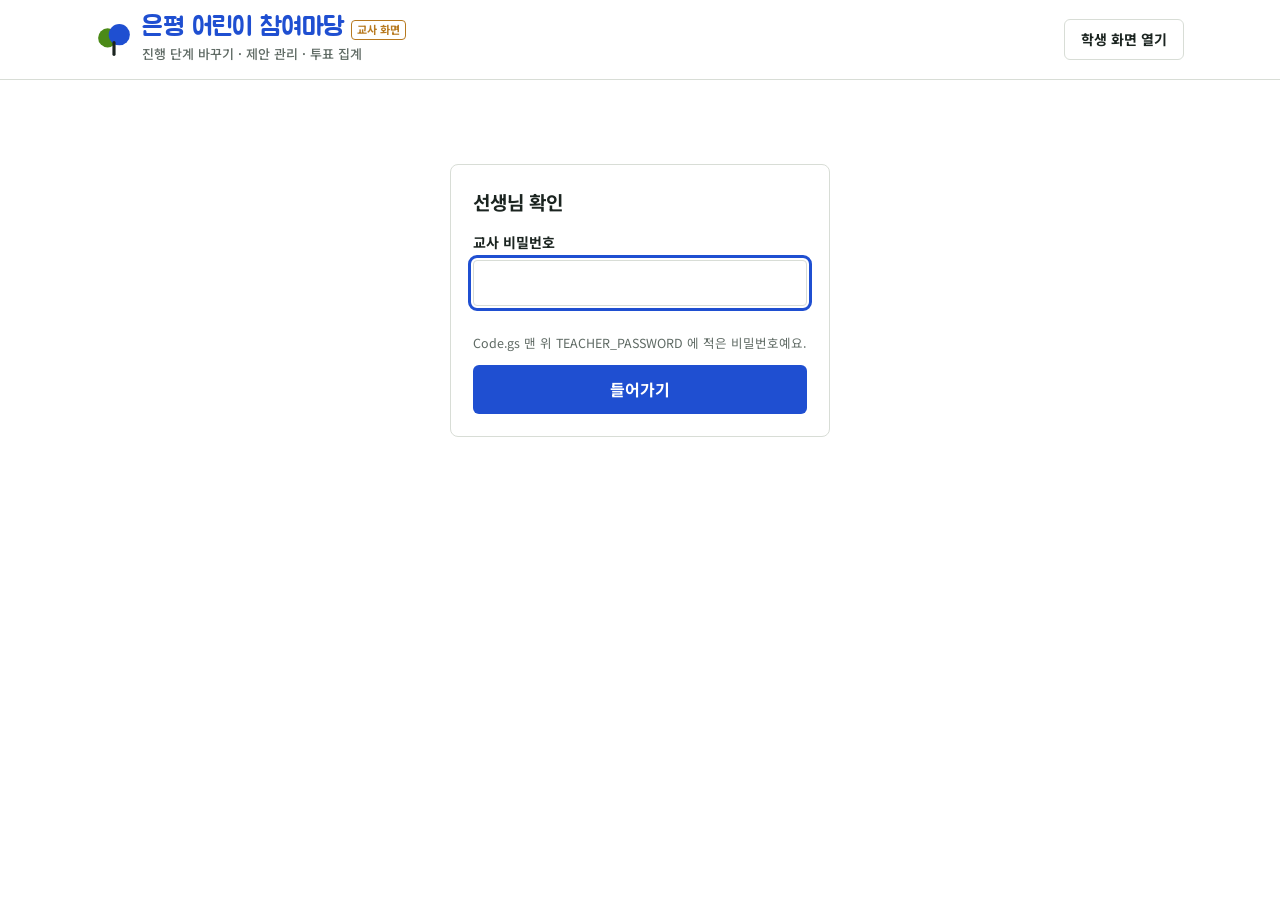
<file: teacher.html>
<!doctype html>
<html lang="ko">
<head>
  <meta charset="utf-8">
  <meta name="viewport" content="width=device-width, initial-scale=1, viewport-fit=cover">
  <title>참여마당 교사 화면</title>
  <link rel="preconnect" href="https://fonts.googleapis.com">
  <link rel="stylesheet" href="https://fonts.googleapis.com/css2?family=Jua&family=Noto+Sans+KR:wght@400;500;700;900&display=swap">
  <link rel="stylesheet" href="style.css">
</head>
<body>
<div class="mode-note" data-mode-note hidden></div>
<header class="top">
  <div class="wrap">
    <div class="brand" id="brand"><div><b data-site-name></b><span class="practice">교사 화면</span><br><small>진행 단계 바꾸기 · 제안 관리 · 투표 집계</small></div></div>
    <div class="me"><a class="btn ghost small" href="index.html" target="_blank" rel="noopener" style="text-decoration:none">학생 화면 열기</a><button type="button" id="logoutBtn" hidden>나가기</button></div>
  </div>
</header>
<main class="wrap" id="view"></main>
<div id="modalRoot"></div>

<script src="config.js"></script>
<script src="core.js"></script>
<script src="common.js"></script>
<script>
const $ = s => document.querySelector(s);
const esc = escapeHtml;
const T = { pw: sessionStorage.getItem("ep-teacher") || "", data: null, phase: null };
$("#brand").insertAdjacentHTML("afterbegin", BRAND_SVG);

function showLogin(msg) {
  $("#logoutBtn").hidden = true;
  $("#view").innerHTML = `<div class="panel login"><h2>선생님 확인</h2>
    <form id="lf"><div class="field"><label for="pw">교사 비밀번호</label><input id="pw" type="password" autocomplete="current-password"></div>
    <div class="err" id="lErr">${esc(msg || "")}</div>
    <small style="color:var(--muted);display:block;margin-bottom:12px">${Api.isLocal ? "연습 모드 비밀번호는 1234예요." : "Code.gs 맨 위 TEACHER_PASSWORD 에 적은 비밀번호예요."}</small>
    <button class="btn" type="submit" style="width:100%">들어가기</button></form></div>`;
  $("#pw").focus();
  $("#lf").onsubmit = async e => {
    e.preventDefault();
    T.pw = $("#pw").value;
    const ok = await refresh(true);
    if (ok) { try { sessionStorage.setItem("ep-teacher", T.pw); } catch (err) {} }
  };
}

async function refresh(fromLogin) {
  if (!T.pw) { showLogin(); return false; }
  let d;
  try { d = await Api.call({ action: "state", pw: T.pw }); }
  catch (e) { if (fromLogin || !T.data) showLogin("서버에 연결하지 못했어요. config.js 의 apiUrl 을 확인해 주세요."); return false; }
  if (!d.ok) {
    T.pw = ""; try { sessionStorage.removeItem("ep-teacher"); } catch (e) {}
    showLogin(d.error); return false;
  }
  T.data = d;
  if (T.phase === null) T.phase = d.settings.phase;
  render();
  return true;
}

async function act(body, okMsg) {
  try {
    const r = await Api.call(Object.assign({ pw: T.pw }, body));
    if (!r.ok) toast(r.error || "저장하지 못했어요.");
    else if (okMsg) toast(okMsg);
  } catch (e) { toast("저장하지 못했어요: " + e.message); }
  T.phase = null;
  await refresh();
}

function render() {
  $("#logoutBtn").hidden = false;
  const d = T.data, st = d.settings;
  const ranked = rankProposals(d), voters = d.voters;
  const props = d.proposals.slice().sort((a, b) => b.createdAt - a.createdAt);
  const active = document.activeElement && document.activeElement.closest("#settingsForm");
  if (active && $("#settingsForm")) { renderLists(); return; } // 설정을 고치는 중에는 그 칸을 건드리지 않아요
  const sameVersion = d.version === CORE_VERSION;
  $("#view").innerHTML = `
  <div style="padding-block:28px 60px;display:grid;gap:24px">
    ${sameVersion ? "" : `<div class="notice" style="background:var(--gold-soft);margin:0"><b style="color:var(--heart)">서버(Apps Script)가 예전 버전이에요.</b> 사이트는 버전 ${CORE_VERSION}인데 서버는 ${d.version ? "버전 " + d.version : "그보다 예전 버전"}이에요. 사진 붙이기, 제안 고치기 같은 새 기능이 저장되지 않을 수 있어요.<br>Apps Script에서 최신 Code.gs를 붙여넣고 <b>배포 → 배포 관리 → ✏️ → 버전: 새 버전 → 배포</b>를 눌러 주세요.</div>`}
    <div class="stats" style="margin:0">
      <div><span>제안</span><strong>${d.proposals.length}</strong><em>건</em></div>
      <div><span>투표 후보</span><strong>${ranked.length}</strong><em>건</em></div>
      <div><span>투표 참여</span><strong>${voters}</strong><em>명</em></div>
    </div>
    <div class="t-grid">
      <section class="panel">
        <h2>진행 설정</h2>
        <form id="settingsForm">
          <div class="field"><label>진행 단계 <small>(지금: ${PHASE_NAMES[st.phase]})</small></label>
            <div class="seg">${Object.keys(PHASE_NAMES).map(k => `<button type="button" data-ph="${k}" aria-pressed="${k === T.phase}">${PHASE_NAMES[k]}</button>`).join("")}</div>
            <small>투표를 시작하면 새 제안과 공감이 멈춰요. ‘결과 발표’를 고르면 학생 화면에 결과가 나와요.</small></div>
          <div class="field"><label for="sThr">투표 후보가 되는 공감 수</label><input id="sThr" type="number" min="1" max="100" value="${st.threshold}"></div>
          <div class="field"><label for="sMax">한 사람이 고를 수 있는 제안 수</label><input id="sMax" type="number" min="1" max="10" value="${st.voteMax}"></div>
          <button class="btn" type="submit">설정 저장</button>
        </form>
        <div class="section" style="margin-top:22px">
          <h3>투표 다시 하기</h3>
          <p style="margin:4px 0 12px;color:var(--muted);font-size:14px">지금까지 모인 표 ${voters}명분을 모두 지워요. 제안과 공감은 그대로 남아요.</p>
          <div id="resetBox"><button class="btn danger small" type="button" id="resetBtn">모든 표 지우기</button></div>
        </div>
      </section>
      <section class="panel">
        <h2>투표 집계 <small class="refresh">(선생님만 보여요 · ${CFG.refreshSeconds}초마다 새로고침)</small></h2>
        <div id="tally"></div>
      </section>
    </div>
    <section class="panel">
      <h2>제안 관리 <small class="refresh">서버 버전 ${d.version || "예전"} · 사이트 버전 ${CORE_VERSION}${sameVersion ? " ✓" : ""}</small></h2>
      <p style="margin:-6px 0 12px;color:var(--muted);font-size:14px">${esc(CFG.regionName)}와 관계없는 제안이나 알맞지 않은 글·사진은 지워 주세요. 지우면 그 제안의 공감, 댓글, 사진도 함께 지워져요.</p>
      <div id="propList"></div>
    </section>
    <section class="panel">
      <h2>댓글 관리</h2>
      <div id="commentList"></div>
    </section>
  </div>`;
  document.querySelectorAll("[data-ph]").forEach(b => b.onclick = () => {
    T.phase = b.dataset.ph;
    document.querySelectorAll("[data-ph]").forEach(x => x.setAttribute("aria-pressed", x.dataset.ph === T.phase));
  });
  $("#settingsForm").onsubmit = e => {
    e.preventDefault();
    act({ action: "settings", phase: T.phase, threshold: $("#sThr").value, voteMax: $("#sMax").value }, "설정을 저장했어요.");
  };
  $("#resetBtn").onclick = () => {
    $("#resetBox").innerHTML = `<span class="confirm">정말 모든 표를 지울까요? <button class="btn danger small" type="button" id="rYes">지우기</button><button class="btn ghost small" type="button" id="rNo">취소</button></span>`;
    $("#rNo").onclick = render;
    $("#rYes").onclick = () => act({ action: "resetVotes" }, "모든 표를 지웠어요.");
  };
  renderLists();
}

function renderLists() {
  const d = T.data, ranked = rankProposals(d), voters = d.voters;
  const max = Math.max(1, ...ranked.map(r => r.v));
  $("#tally").innerHTML = ranked.length ? `<div class="podium">${ranked.map(r => `<div class="res ${r.rank === 1 && r.v > 0 ? "win" : ""}">
      <div class="rank">${r.rank}위</div><div style="min-width:0"><h3>[${esc(r.p.category)}] ${esc(r.p.title)} <span class="dong">${esc(r.p.dong)}</span></h3><div class="bar"><b style="width:${r.v / max * 100}%"></b></div></div>
      <div class="num"><strong>${r.v}</strong>표<span>${voters ? Math.round(r.v / voters * 100) : 0}%</span></div></div>`).join("")}</div>`
    : `<div class="empty"><strong>아직 투표 후보가 없어요</strong>공감 ${d.settings.threshold}개 이상을 받은 제안이 후보가 돼요.</div>`;

  const props = d.proposals.slice().sort((a, b) => b.createdAt - a.createdAt);
  $("#propList").innerHTML = props.length ? `<div class="table-wrap"><table class="list"><thead><tr><th>동</th><th>분류</th><th>제목 · 내용</th><th>작성자</th><th>공감</th><th>댓글</th><th></th></tr></thead><tbody>
    ${props.map(p => `<tr><td>${esc(p.dong)}</td><td>${esc(p.category)}</td><td><b>${esc(p.title)}</b><br><span style="color:var(--muted)">${esc(p.body)}</span>${(p.images || []).length ? `<div class="t-photos">${p.images.map((im, i) => `<div class="photo" data-img="${esc(im)}" data-alt="${esc(p.title)} 사진 ${i + 1}">불러오는 중…</div>`).join("")}</div>` : ""}</td>
      <td>${esc(p.author)}<br><span class="refresh">${formatTime(p.createdAt)}</span></td><td class="n">${p.likes}</td><td class="n">${p.comments}</td>
      <td data-box="${esc(p.id)}"><button class="btn danger small" type="button" data-delp="${esc(p.id)}">지우기</button></td></tr>`).join("")}
    </tbody></table></div>` : `<div class="empty"><strong>아직 제안이 없어요</strong>학생 화면에서 제안이 올라오면 여기에 보여요.</div>`;
  fillImages($("#propList"));
  document.querySelectorAll("[data-delp]").forEach(b => b.onclick = () => {
    const cell = b.parentElement, id = b.dataset.delp;
    cell.innerHTML = `<span class="confirm"><button class="btn danger small" type="button">정말 지우기</button><button class="link" type="button">취소</button></span>`;
    const [yes, no] = cell.querySelectorAll("button");
    yes.onclick = () => act({ action: "deleteProposal", pid: id }, "제안을 지웠어요.");
    no.onclick = renderLists;
  });

  const title = {}; d.proposals.forEach(p => { title[p.id] = p.title; });
  const cs = d.comments.slice().sort((a, b) => b.createdAt - a.createdAt);
  $("#commentList").innerHTML = cs.length ? `<div class="table-wrap"><table class="list"><thead><tr><th>제안</th><th>댓글</th><th>작성자</th><th></th></tr></thead><tbody>
    ${cs.map(c => `<tr><td>${esc(title[c.pid] || "")}</td><td>${esc(c.text)}</td><td>${esc(c.author)}<br><span class="refresh">${formatTime(c.createdAt)}</span></td>
      <td><button class="btn danger small" type="button" data-delc="${esc(c.id)}">지우기</button></td></tr>`).join("")}
    </tbody></table></div>` : `<p style="color:var(--muted);margin:0">아직 댓글이 없어요.</p>`;
  document.querySelectorAll("[data-delc]").forEach(b => b.onclick = () => act({ action: "deleteComment", cid: b.dataset.delc }, "댓글을 지웠어요."));
}

$("#logoutBtn").onclick = () => { T.pw = ""; T.data = null; try { sessionStorage.removeItem("ep-teacher"); } catch (e) {} showLogin(); };
refresh();
startPolling(() => { if (T.pw && T.data && !document.querySelector("[data-box] .confirm, #resetBox .confirm")) refresh(); });
</script>
</body>
</html>
</file>
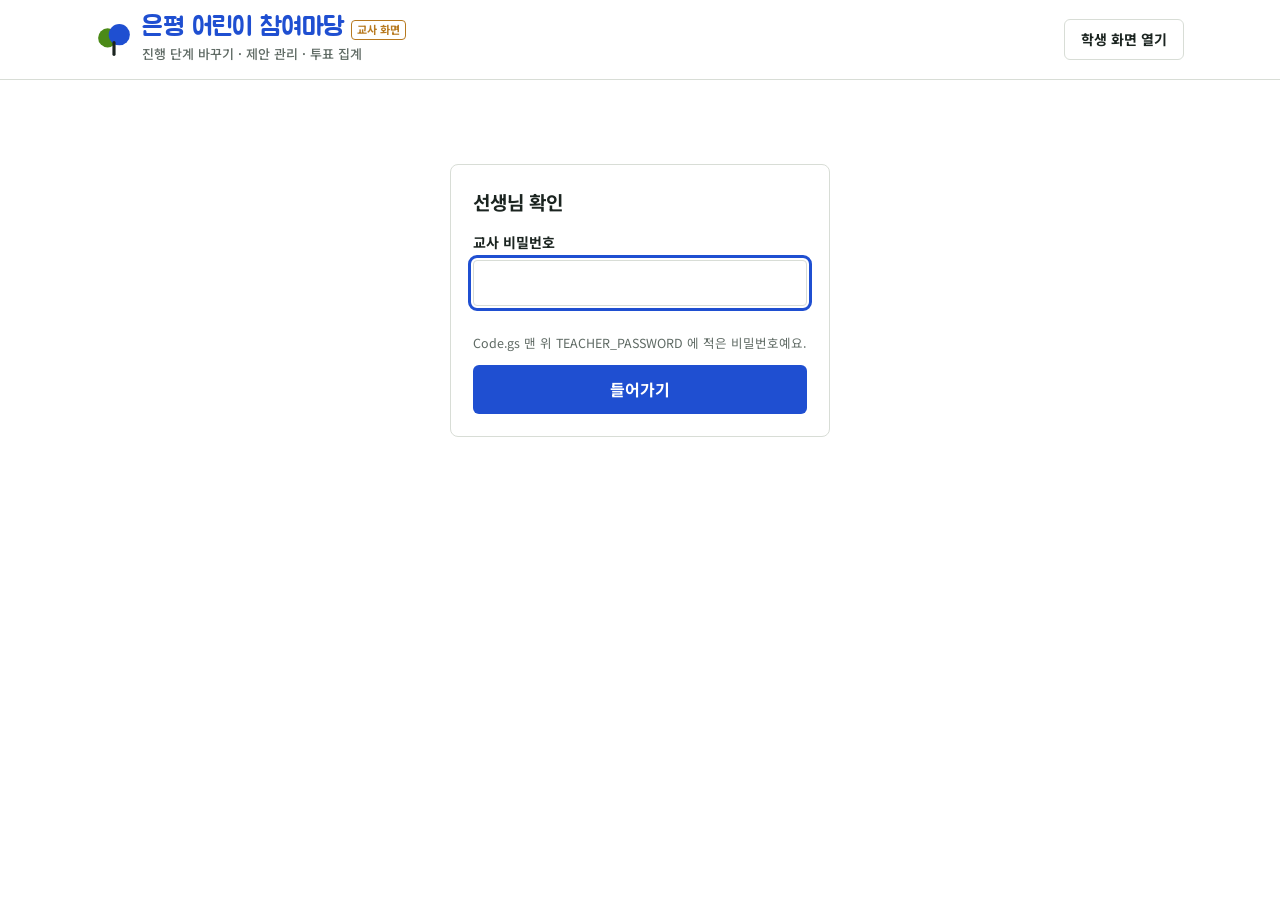
<file: eunpyeong-chamyeo/teacher.html>
<!doctype html>
<html lang="ko">
<head>
  <meta charset="utf-8">
  <meta name="viewport" content="width=device-width, initial-scale=1, viewport-fit=cover">
  <title>참여마당 교사 화면</title>
  <link rel="preconnect" href="https://fonts.googleapis.com">
  <link rel="stylesheet" href="https://fonts.googleapis.com/css2?family=Jua&family=Noto+Sans+KR:wght@400;500;700;900&display=swap">
  <link rel="stylesheet" href="style.css">
</head>
<body>
<div class="mode-note" data-mode-note hidden></div>
<header class="top">
  <div class="wrap">
    <div class="brand" id="brand"><div><b data-site-name></b><span class="practice">교사 화면</span><br><small>진행 단계 바꾸기 · 제안 관리 · 투표 집계</small></div></div>
    <div class="me"><a class="btn ghost small" href="index.html" target="_blank" rel="noopener" style="text-decoration:none">학생 화면 열기</a><button type="button" id="logoutBtn" hidden>나가기</button></div>
  </div>
</header>
<main class="wrap" id="view"></main>
<div id="modalRoot"></div>

<script src="config.js"></script>
<script src="core.js"></script>
<script src="common.js"></script>
<script>
const $ = s => document.querySelector(s);
const esc = escapeHtml;
const T = { pw: sessionStorage.getItem("ep-teacher") || "", data: null, phase: null };
$("#brand").insertAdjacentHTML("afterbegin", BRAND_SVG);

function showLogin(msg) {
  $("#logoutBtn").hidden = true;
  $("#view").innerHTML = `<div class="panel login"><h2>선생님 확인</h2>
    <form id="lf"><div class="field"><label for="pw">교사 비밀번호</label><input id="pw" type="password" autocomplete="current-password"></div>
    <div class="err" id="lErr">${esc(msg || "")}</div>
    <small style="color:var(--muted);display:block;margin-bottom:12px">${Api.isLocal ? "연습 모드 비밀번호는 1234예요." : "Code.gs 맨 위 TEACHER_PASSWORD 에 적은 비밀번호예요."}</small>
    <button class="btn" type="submit" style="width:100%">들어가기</button></form></div>`;
  $("#pw").focus();
  $("#lf").onsubmit = async e => {
    e.preventDefault();
    T.pw = $("#pw").value;
    const ok = await refresh(true);
    if (ok) { try { sessionStorage.setItem("ep-teacher", T.pw); } catch (err) {} }
  };
}

async function refresh(fromLogin) {
  if (!T.pw) { showLogin(); return false; }
  let d;
  try { d = await Api.call({ action: "state", pw: T.pw }); }
  catch (e) { if (fromLogin || !T.data) showLogin("서버에 연결하지 못했어요. config.js 의 apiUrl 을 확인해 주세요."); return false; }
  if (!d.ok) {
    T.pw = ""; try { sessionStorage.removeItem("ep-teacher"); } catch (e) {}
    showLogin(d.error); return false;
  }
  T.data = d;
  if (T.phase === null) T.phase = d.settings.phase;
  render();
  return true;
}

async function act(body, okMsg) {
  try {
    const r = await Api.call(Object.assign({ pw: T.pw }, body));
    if (!r.ok) toast(r.error || "저장하지 못했어요.");
    else if (okMsg) toast(okMsg);
  } catch (e) { toast("저장하지 못했어요. 인터넷 연결을 확인해 주세요."); }
  T.phase = null;
  await refresh();
}

function render() {
  $("#logoutBtn").hidden = false;
  const d = T.data, st = d.settings;
  const ranked = rankProposals(d), voters = d.voters;
  const props = d.proposals.slice().sort((a, b) => b.createdAt - a.createdAt);
  const active = document.activeElement && document.activeElement.closest("#settingsForm");
  if (active && $("#settingsForm")) { renderLists(); return; } // 설정을 고치는 중에는 그 칸을 건드리지 않아요
  $("#view").innerHTML = `
  <div style="padding-block:28px 60px;display:grid;gap:24px">
    <div class="stats" style="margin:0">
      <div><span>제안</span><strong>${d.proposals.length}</strong><em>건</em></div>
      <div><span>투표 후보</span><strong>${ranked.length}</strong><em>건</em></div>
      <div><span>투표 참여</span><strong>${voters}</strong><em>명</em></div>
    </div>
    <div class="t-grid">
      <section class="panel">
        <h2>진행 설정</h2>
        <form id="settingsForm">
          <div class="field"><label>진행 단계 <small>(지금: ${PHASE_NAMES[st.phase]})</small></label>
            <div class="seg">${Object.keys(PHASE_NAMES).map(k => `<button type="button" data-ph="${k}" aria-pressed="${k === T.phase}">${PHASE_NAMES[k]}</button>`).join("")}</div>
            <small>투표를 시작하면 새 제안과 공감이 멈춰요. ‘결과 발표’를 고르면 학생 화면에 결과가 나와요.</small></div>
          <div class="field"><label for="sThr">투표 후보가 되는 공감 수</label><input id="sThr" type="number" min="1" max="100" value="${st.threshold}"></div>
          <div class="field"><label for="sMax">한 사람이 고를 수 있는 제안 수</label><input id="sMax" type="number" min="1" max="10" value="${st.voteMax}"></div>
          <button class="btn" type="submit">설정 저장</button>
        </form>
        <div class="section" style="margin-top:22px">
          <h3>투표 다시 하기</h3>
          <p style="margin:4px 0 12px;color:var(--muted);font-size:14px">지금까지 모인 표 ${voters}명분을 모두 지워요. 제안과 공감은 그대로 남아요.</p>
          <div id="resetBox"><button class="btn danger small" type="button" id="resetBtn">모든 표 지우기</button></div>
        </div>
      </section>
      <section class="panel">
        <h2>투표 집계 <small class="refresh">(선생님만 보여요 · ${CFG.refreshSeconds}초마다 새로고침)</small></h2>
        <div id="tally"></div>
      </section>
    </div>
    <section class="panel">
      <h2>제안 관리</h2>
      <p style="margin:-6px 0 12px;color:var(--muted);font-size:14px">${esc(CFG.regionName)}와 관계없는 제안이나 알맞지 않은 글은 지워 주세요. 지우면 그 제안의 공감과 댓글도 함께 지워져요.</p>
      <div id="propList"></div>
    </section>
    <section class="panel">
      <h2>댓글 관리</h2>
      <div id="commentList"></div>
    </section>
  </div>`;
  document.querySelectorAll("[data-ph]").forEach(b => b.onclick = () => {
    T.phase = b.dataset.ph;
    document.querySelectorAll("[data-ph]").forEach(x => x.setAttribute("aria-pressed", x.dataset.ph === T.phase));
  });
  $("#settingsForm").onsubmit = e => {
    e.preventDefault();
    act({ action: "settings", phase: T.phase, threshold: $("#sThr").value, voteMax: $("#sMax").value }, "설정을 저장했어요.");
  };
  $("#resetBtn").onclick = () => {
    $("#resetBox").innerHTML = `<span class="confirm">정말 모든 표를 지울까요? <button class="btn danger small" type="button" id="rYes">지우기</button><button class="btn ghost small" type="button" id="rNo">취소</button></span>`;
    $("#rNo").onclick = render;
    $("#rYes").onclick = () => act({ action: "resetVotes" }, "모든 표를 지웠어요.");
  };
  renderLists();
}

function renderLists() {
  const d = T.data, ranked = rankProposals(d), voters = d.voters;
  const max = Math.max(1, ...ranked.map(r => r.v));
  $("#tally").innerHTML = ranked.length ? `<div class="podium">${ranked.map(r => `<div class="res ${r.rank === 1 && r.v > 0 ? "win" : ""}">
      <div class="rank">${r.rank}위</div><div style="min-width:0"><h3>[${esc(r.p.category)}] ${esc(r.p.title)} <span class="dong">${esc(r.p.dong)}</span></h3><div class="bar"><b style="width:${r.v / max * 100}%"></b></div></div>
      <div class="num"><strong>${r.v}</strong>표<span>${voters ? Math.round(r.v / voters * 100) : 0}%</span></div></div>`).join("")}</div>`
    : `<div class="empty"><strong>아직 투표 후보가 없어요</strong>공감 ${d.settings.threshold}개 이상을 받은 제안이 후보가 돼요.</div>`;

  const props = d.proposals.slice().sort((a, b) => b.createdAt - a.createdAt);
  $("#propList").innerHTML = props.length ? `<div class="table-wrap"><table class="list"><thead><tr><th>동</th><th>분류</th><th>제목 · 내용</th><th>작성자</th><th>공감</th><th>댓글</th><th></th></tr></thead><tbody>
    ${props.map(p => `<tr><td>${esc(p.dong)}</td><td>${esc(p.category)}</td><td><b>${esc(p.title)}</b><br><span style="color:var(--muted)">${esc(p.body)}</span></td>
      <td>${esc(p.author)}<br><span class="refresh">${formatTime(p.createdAt)}</span></td><td class="n">${p.likes}</td><td class="n">${p.comments}</td>
      <td data-box="${esc(p.id)}"><button class="btn danger small" type="button" data-delp="${esc(p.id)}">지우기</button></td></tr>`).join("")}
    </tbody></table></div>` : `<div class="empty"><strong>아직 제안이 없어요</strong>학생 화면에서 제안이 올라오면 여기에 보여요.</div>`;
  document.querySelectorAll("[data-delp]").forEach(b => b.onclick = () => {
    const cell = b.parentElement, id = b.dataset.delp;
    cell.innerHTML = `<span class="confirm"><button class="btn danger small" type="button">정말 지우기</button><button class="link" type="button">취소</button></span>`;
    const [yes, no] = cell.querySelectorAll("button");
    yes.onclick = () => act({ action: "deleteProposal", pid: id }, "제안을 지웠어요.");
    no.onclick = renderLists;
  });

  const title = {}; d.proposals.forEach(p => { title[p.id] = p.title; });
  const cs = d.comments.slice().sort((a, b) => b.createdAt - a.createdAt);
  $("#commentList").innerHTML = cs.length ? `<div class="table-wrap"><table class="list"><thead><tr><th>제안</th><th>댓글</th><th>작성자</th><th></th></tr></thead><tbody>
    ${cs.map(c => `<tr><td>${esc(title[c.pid] || "")}</td><td>${esc(c.text)}</td><td>${esc(c.author)}<br><span class="refresh">${formatTime(c.createdAt)}</span></td>
      <td><button class="btn danger small" type="button" data-delc="${esc(c.id)}">지우기</button></td></tr>`).join("")}
    </tbody></table></div>` : `<p style="color:var(--muted);margin:0">아직 댓글이 없어요.</p>`;
  document.querySelectorAll("[data-delc]").forEach(b => b.onclick = () => act({ action: "deleteComment", cid: b.dataset.delc }, "댓글을 지웠어요."));
}

$("#logoutBtn").onclick = () => { T.pw = ""; T.data = null; try { sessionStorage.removeItem("ep-teacher"); } catch (e) {} showLogin(); };
refresh();
startPolling(() => { if (T.pw && T.data && !document.querySelector("[data-box] .confirm, #resetBox .confirm")) refresh(); });
</script>
</body>
</html>
</file>
<file: style.css>
/* Layout: white header + tab nav, grey title band per tab (like a civic portal), card grid below; one centered 1120px column. */
:root{
  --bg:#ffffff; --band:#f1f3ef; --surface:#ffffff; --fg:#1b2420; --muted:#5f6a64; --line:#d8ddd6;
  --accent:#1f4fd1; --accent-soft:#e8eefc; --on-accent:#ffffff;
  --leaf:#4b8a17; --leaf-soft:#eaf4de; --heart:#e2474c; --gold:#b7791f; --gold-soft:#fbf1dc;
  --shadow:0 2px 10px rgba(20,40,30,.08);
  --f-display:"Jua","Noto Sans KR",system-ui,sans-serif;
  --f-body:"Noto Sans KR",system-ui,-apple-system,"Apple SD Gothic Neo","Malgun Gothic",sans-serif;
}
@media (prefers-color-scheme:dark){:root:not([data-theme="light"]){
  --bg:#121614; --band:#171c19; --surface:#1c2320; --fg:#e5ebe6; --muted:#9aa69f; --line:#2e3833;
  --accent:#7395f5; --accent-soft:#1e2a48; --on-accent:#0d1530;
  --leaf:#86c04f; --leaf-soft:#22311a; --heart:#ff6b70; --gold:#e2b25a; --gold-soft:#3a2f18;
  --shadow:0 2px 10px rgba(0,0,0,.35); color-scheme:dark}}
:root[data-theme="dark"]{
  --bg:#121614; --band:#171c19; --surface:#1c2320; --fg:#e5ebe6; --muted:#9aa69f; --line:#2e3833;
  --accent:#7395f5; --accent-soft:#1e2a48; --on-accent:#0d1530;
  --leaf:#86c04f; --leaf-soft:#22311a; --heart:#ff6b70; --gold:#e2b25a; --gold-soft:#3a2f18;
  --shadow:0 2px 10px rgba(0,0,0,.35); color-scheme:dark}
*{box-sizing:border-box}
body{background:var(--bg);color:var(--fg);font-family:var(--f-body);font-size:15px;line-height:1.6}
button,input,select,textarea{font:inherit;color:inherit}
button{cursor:pointer}
:focus-visible{outline:3px solid var(--accent);outline-offset:2px}
.wrap{max-width:1120px;margin:0 auto;padding-left:max(16px,env(safe-area-inset-left,0px));padding-right:max(16px,env(safe-area-inset-right,0px))}

/* header */
header.top{border-bottom:1px solid var(--line);background:var(--surface)}
.top .wrap{display:flex;align-items:center;justify-content:space-between;gap:12px;padding-block:14px;flex-wrap:wrap}
.brand{display:flex;align-items:center;gap:10px;min-width:0}
.brand svg{flex:none}
.brand b{font-family:var(--f-display);font-weight:400;font-size:26px;color:var(--accent);letter-spacing:-.5px;line-height:1}
.brand small{color:var(--muted);font-size:13px;font-weight:500}
.me{display:flex;align-items:center;gap:8px;font-size:14px}
.me button{border:1px solid var(--line);background:var(--surface);border-radius:999px;padding:6px 14px;font-weight:500}
.me button:hover{border-color:var(--accent);color:var(--accent)}
nav.tabs{border-bottom:1px solid var(--line);background:var(--surface);position:sticky;top:env(safe-area-inset-top,0px);z-index:5}
body::before{content:"";position:fixed;inset:0 0 auto;height:env(safe-area-inset-top,0px);z-index:10;background:var(--surface)}
nav.tabs .wrap{display:flex;gap:4px;align-items:stretch}
nav.tabs a{display:block;padding:14px 22px 12px;font-size:19px;font-weight:700;color:var(--fg);text-decoration:none;border-bottom:3px solid transparent}
nav.tabs a[aria-current="page"]{color:var(--accent);border-bottom-color:var(--accent)}
nav.tabs a:hover{color:var(--accent)}
.phase-pill{margin-left:auto;align-self:center;font-size:13px;font-weight:700;padding:5px 12px;border-radius:999px;background:var(--leaf-soft);color:var(--leaf);white-space:nowrap}

/* title band */
.band{background:var(--band)}
.band .wrap{padding-block:34px 28px}
.band h1{font-family:var(--f-display);font-weight:400;font-size:40px;margin:0 0 14px;line-height:1.2;padding-bottom:14px;border-bottom:1px solid var(--muted)}
.band-row{display:flex;justify-content:space-between;align-items:center;gap:16px;flex-wrap:wrap}
.band-row h2{margin:0;color:var(--accent);font-size:22px;font-weight:700;text-wrap:balance}
.band-row p{margin:4px 0 0;font-size:14px;color:var(--muted)}
.band-row p b{color:var(--fg)}
.btn{border:0;border-radius:6px;padding:12px 26px;font-weight:700;font-size:16px;background:var(--accent);color:var(--on-accent)}
.btn:hover{filter:brightness(1.08)}
.btn:disabled{opacity:.45;cursor:not-allowed;filter:none}
.btn.ghost{background:var(--surface);color:var(--fg);border:1px solid var(--line)}
.btn.small{padding:8px 16px;font-size:14px}
.btn.danger{background:var(--surface);color:var(--heart);border:1px solid var(--heart)}

.stats{display:grid;grid-template-columns:repeat(3,1fr);margin-top:22px;background:var(--surface);border:1px solid var(--line);border-radius:8px}
.stats div{padding:14px 20px;text-align:right}
.stats div+div{border-left:1px solid var(--line)}
.stats span{display:block;font-size:14px;color:var(--muted)}
.stats strong{font-size:30px;font-weight:900;font-variant-numeric:tabular-nums}
.stats em{font-style:normal;font-size:15px;margin-left:2px}

.search{display:flex;gap:12px;justify-content:center;margin-top:24px;flex-wrap:wrap}
.search input{width:min(290px,100%);padding:11px 14px;border:1px solid var(--line);border-radius:4px;background:var(--surface)}
.search .btn{min-width:120px}

.hero{display:flex;justify-content:space-between;align-items:center;gap:16px;background:linear-gradient(90deg,var(--accent-soft),var(--band));border-radius:14px;padding:28px 36px;overflow:hidden}
.hero-txt{min-width:0}
.hero-txt span{color:var(--accent);font-weight:700;font-size:16px}
.hero-txt strong{display:block;font-size:34px;font-weight:900;line-height:1.25;margin:4px 0 10px;text-wrap:balance}
.hero-txt p{margin:0 0 18px;font-size:16px}
.pillbtn{border-radius:999px;padding:11px 26px}
.hero-art{width:min(320px,40%);flex:none;height:auto}
@media (max-width:640px){.hero{padding:22px 20px}.hero-art{display:none}.hero-txt strong{font-size:26px}}

/* list */
main{padding-block:24px 60px}
.toolbar{display:flex;justify-content:space-between;align-items:center;gap:12px;flex-wrap:wrap;margin-bottom:24px}
.toolbar .filters{display:flex;gap:8px;flex-wrap:wrap}
.toolbar select{padding:8px 34px 8px 14px;border:1px solid var(--line);border-radius:4px;background:var(--surface);min-width:150px}
.toolbar .count{font-size:14px;color:var(--muted)}
.toolbar .count b{color:var(--fg)}
.grid{display:grid;grid-template-columns:repeat(auto-fill,minmax(300px,1fr));gap:24px}
.card{background:var(--surface);box-shadow:var(--shadow);border:1px solid var(--line);border-radius:4px;padding:24px;display:flex;flex-direction:column;gap:12px;text-align:left;min-width:0;width:100%}
button.card:hover{border-color:var(--accent)}
.card h3{margin:0;font-size:20px;font-weight:700;line-height:1.4;text-wrap:balance;word-break:keep-all;overflow-wrap:anywhere}
.card p{margin:0;color:var(--muted);display:-webkit-box;-webkit-line-clamp:2;-webkit-box-orient:vertical;overflow:hidden;overflow-wrap:anywhere}
.card .meta{display:flex;gap:18px;margin-top:auto;padding-top:6px;font-weight:700;font-variant-numeric:tabular-nums}
.meta span{display:inline-flex;align-items:center;gap:6px}
.pill{align-self:flex-start;display:inline-flex;gap:8px;align-items:center;font-size:13px;font-weight:700;padding:5px 14px;border-radius:999px;background:var(--leaf);color:#fff}
.pill i{font-style:normal;opacity:.7}
.pill.cand{background:var(--accent);color:var(--on-accent)}
.pill.done{background:var(--muted);color:var(--bg)}
.pill.win{background:var(--gold);color:#fff}
.ico{width:18px;height:18px;flex:none}
.heart{fill:var(--heart)}
.bubble{fill:var(--leaf)}

.empty{border:2px dashed var(--line);border-radius:8px;padding:48px 20px;text-align:center;color:var(--muted)}
.empty strong{display:block;color:var(--fg);font-size:18px;margin-bottom:6px}
.empty .btn{margin-top:16px}

/* detail */
.stepper{display:flex;margin-top:4px;border:1px solid var(--leaf);border-radius:4px;overflow:hidden;background:var(--surface)}
.stepper div{flex:1;text-align:center;padding:12px 8px 12px 18px;font-size:15px;color:var(--leaf);clip-path:polygon(0 0,calc(100% - 16px) 0,100% 50%,calc(100% - 16px) 100%,0 100%,16px 50%);margin-left:-14px;background:var(--surface);position:relative}
.stepper div:first-child{margin-left:0;clip-path:polygon(0 0,calc(100% - 16px) 0,100% 50%,calc(100% - 16px) 100%,0 100%)}
.stepper div.on{background:var(--leaf);color:#fff;font-weight:700}
.stepper div.past{background:var(--leaf-soft);color:var(--leaf);font-weight:700}
.d-head{display:flex;justify-content:space-between;gap:12px;align-items:flex-start;margin-top:26px}
.d-head h1{margin:8px 0 0;font-size:28px;line-height:1.35;text-wrap:balance;overflow-wrap:anywhere}
.d-meta{display:flex;justify-content:space-between;flex-wrap:wrap;gap:8px;font-size:13px;color:var(--muted);padding-block:16px 14px;border-bottom:2px solid var(--line)}
.d-meta b{color:var(--fg);font-weight:700}
.d-body{padding:26px 16px;white-space:pre-wrap;overflow-wrap:anywhere;font-size:16px;max-width:70ch}
.tag{display:inline-block;font-size:12px;border:1px solid var(--line);border-radius:999px;padding:2px 10px;margin:0 16px}
.like-row{display:flex;justify-content:center;padding-block:20px}
.like-btn{display:inline-flex;align-items:center;gap:10px;min-width:250px;justify-content:center;font-size:20px;padding:14px 30px}
.like-btn.on{background:var(--surface);color:var(--heart);border:2px solid var(--heart)}
.like-btn svg{width:24px;height:24px}
.like-btn:not(.on) svg{fill:var(--heart)}
.like-btn.on svg{fill:var(--heart)}
.right{display:flex;justify-content:flex-end;gap:8px;flex-wrap:wrap}
.section{border-top:2px solid var(--line);padding-block:22px}
.section h3{margin:0 0 4px;font-size:19px}
.progress{height:10px;background:var(--band);border-radius:99px;overflow:hidden;margin-top:10px;max-width:420px;border:1px solid var(--line)}
.progress b{display:block;height:100%;background:var(--heart);border-radius:99px}
textarea{width:100%;min-height:90px;padding:14px;border:1px solid var(--line);border-radius:4px;background:var(--surface);resize:vertical}
.c-foot{display:flex;justify-content:space-between;align-items:center;margin-top:8px;font-size:13px;color:var(--muted);gap:8px}
.comments{list-style:none;margin:16px 0 0;padding:0}
.comments li{border-top:1px solid var(--line);padding-block:14px;overflow-wrap:anywhere}
.comments li b{font-size:14px}
.comments li time{font-size:12px;color:var(--muted);margin-left:8px}
.comments li p{margin:4px 0 0;white-space:pre-wrap}
.link{background:none;border:0;color:var(--muted);text-decoration:underline;font-size:13px;padding:0}
.confirm{display:inline-flex;gap:8px;align-items:center;font-size:14px;flex-wrap:wrap}

/* vote */
.vote-card{cursor:pointer;position:relative}
.vote-card[aria-pressed="true"]{border:2px solid var(--accent);background:var(--accent-soft)}
.vote-card .check{position:absolute;top:20px;right:20px;width:28px;height:28px;border-radius:50%;border:2px solid var(--line);display:grid;place-items:center;font-weight:900;color:transparent;background:var(--surface)}
.vote-card[aria-pressed="true"] .check{background:var(--accent);border-color:var(--accent);color:var(--on-accent)}
.vote-card h3{padding-right:36px}
.vote-bar{position:sticky;bottom:0;margin-top:24px;background:var(--surface);border:1px solid var(--line);box-shadow:var(--shadow);border-radius:8px;padding:14px 18px calc(14px + env(safe-area-inset-bottom,0px));display:flex;justify-content:space-between;align-items:center;gap:12px;flex-wrap:wrap}
.notice{background:var(--accent-soft);border-radius:8px;padding:16px 20px;margin-bottom:22px;font-size:15px}
.notice b{color:var(--accent)}

/* result */
.podium{display:grid;gap:14px}
.res{display:grid;grid-template-columns:54px minmax(0,1fr) auto;gap:16px;align-items:center;background:var(--surface);border:1px solid var(--line);border-radius:6px;padding:18px 20px}
.res.win{border:2px solid var(--gold);background:var(--gold-soft)}
.rank{font-family:var(--f-display);font-size:30px;text-align:center;color:var(--muted)}
.res.win .rank{color:var(--gold)}
.res h3{margin:0 0 8px;font-size:18px;overflow-wrap:anywhere}
.bar{height:14px;background:var(--band);border-radius:99px;overflow:hidden}
.bar b{display:block;height:100%;background:var(--accent);border-radius:99px}
.res.win .bar b{background:var(--gold)}
.res .num{text-align:right;font-variant-numeric:tabular-nums}
.res .num strong{font-size:26px;font-weight:900}
.res .num span{display:block;font-size:13px;color:var(--muted)}

/* modal */
.overlay{position:fixed;inset:0;background:rgba(10,20,15,.5);display:grid;place-items:center;z-index:20;padding:20px max(16px,env(safe-area-inset-right,0px)) 20px max(16px,env(safe-area-inset-left,0px))}
.modal{background:var(--surface);border-radius:10px;padding:26px;width:min(560px,100%);max-height:90vh;overflow:auto;box-shadow:0 10px 40px rgba(0,0,0,.3)}
.modal h2{margin:0 0 16px;font-size:22px}
.field{display:flex;flex-direction:column;gap:6px;margin-bottom:14px}
.field label{font-weight:700;font-size:14px}
.field small{color:var(--muted);font-size:13px}
.field input,.field select{padding:10px 12px;border:1px solid var(--line);border-radius:4px;background:var(--surface)}
.seg{display:flex;border:1px solid var(--line);border-radius:6px;overflow:hidden}
.seg button{flex:1;border:0;background:var(--surface);padding:10px 4px;font-weight:700;font-size:14px}
.seg button+button{border-left:1px solid var(--line)}
.seg button[aria-pressed="true"]{background:var(--accent);color:var(--on-accent)}
.modal .right{margin-top:8px}
.err{color:var(--heart);font-size:13px;min-height:1em}

footer{border-top:1px solid var(--line);color:var(--muted);font-size:13px}
footer .wrap{padding-block:20px;display:flex;justify-content:space-between;gap:12px;flex-wrap:wrap}
.toast{position:fixed;left:50%;bottom:calc(24px + env(safe-area-inset-bottom,0px));transform:translateX(-50%);background:var(--fg);color:var(--bg);padding:12px 20px;border-radius:8px;font-size:14px;z-index:30;max-width:calc(100% - 32px)}
.loading{padding:60px 0;text-align:center;color:var(--muted)}

@media (max-width:640px){
  nav.tabs a{padding:12px 14px 10px;font-size:17px}
  .phase-pill{font-size:12px;padding:4px 10px}
  .band h1{font-size:32px}
  .stats div{padding:10px 12px}
  .stats strong{font-size:22px}
  .d-head h1{font-size:22px}
  .stepper div{font-size:13px;padding-left:14px}
  .res{grid-template-columns:36px minmax(0,1fr) auto;gap:10px;padding:14px}
  .rank{font-size:22px}
  .like-btn{min-width:0;width:100%}
}
@media (prefers-reduced-motion:no-preference){.card,.btn,.bar b,.progress b{transition:all .2s}}

/* ---- 추가: 은평 버전 ---- */
html{-webkit-text-size-adjust:100%}
body{margin:0}
img{max-width:100%}
[hidden]{display:none!important}
.brand .practice{display:inline-block;margin-left:6px;font-size:11px;font-weight:700;color:var(--gold);border:1px solid var(--gold);border-radius:4px;padding:0 5px;vertical-align:1px}
.rules{background:var(--gold-soft);border-radius:8px;padding:12px 16px 12px 34px;margin:0 0 16px;font-size:14px}
.rules li+li{margin-top:2px}
.mode-note{background:var(--gold-soft);color:var(--fg);font-size:13px;text-align:center;padding:6px 16px}
.dong{display:inline-block;font-size:13px;font-weight:700;color:var(--accent);margin-right:6px}
.refresh{font-size:12px;color:var(--muted)}
/* 교사 화면 */
.t-grid{display:grid;grid-template-columns:minmax(0,1fr) minmax(0,1.4fr);gap:24px;align-items:start}
.panel{background:var(--surface);border:1px solid var(--line);border-radius:8px;padding:22px}
.panel h2{margin:0 0 14px;font-size:19px}
.table-wrap{overflow-x:auto}
table.list{width:100%;border-collapse:collapse;font-size:14px}
table.list th,table.list td{border-bottom:1px solid var(--line);padding:9px 8px;text-align:left;vertical-align:top;overflow-wrap:anywhere}
table.list th{color:var(--muted);font-weight:700;white-space:nowrap}
table.list td.n{text-align:right;font-variant-numeric:tabular-nums;white-space:nowrap}
.login{max-width:380px;margin:60px auto}
@media (max-width:860px){.t-grid{grid-template-columns:1fr}}
/* 제안 등록 화면 · 사진 */
.write-form{max-width:820px}
.write-row{display:grid;grid-template-columns:1fr 1fr;gap:16px}
.write-form .field{margin-bottom:20px}
.write-form label{font-size:16px}
.write-form select,.write-form input.big{padding:13px 14px;font-size:16px}
.big-text{min-height:300px;font-size:16px;line-height:1.7}
.req{font-style:normal;font-size:12px;color:var(--heart);margin-left:4px}
.write-form .field small[id]{align-self:flex-end}
.write-actions{display:flex;justify-content:flex-end;gap:10px;padding-top:18px;border-top:1px solid var(--line)}
.write-actions .btn{min-width:130px;text-align:center}
.uploader{display:flex;align-items:center;justify-content:center;border:2px dashed var(--line);border-radius:8px;padding:22px;font-weight:700;color:var(--accent);cursor:pointer;background:var(--band)}
.uploader:hover{border-color:var(--accent)}
.photos{display:grid;grid-template-columns:repeat(auto-fill,minmax(180px,1fr));gap:12px;margin:16px 16px 8px}
.photos.edit{margin:0 0 10px}
.photo{position:relative;aspect-ratio:4/3;max-width:100%;border:1px solid var(--line);border-radius:6px;background:var(--band);display:grid;place-items:center;color:var(--muted);font-size:13px;overflow:hidden}
.photo img{width:100%;height:100%;object-fit:cover}
.photo.ready{cursor:zoom-in}
.photo-del{position:absolute;top:6px;right:6px;width:30px;height:30px;border-radius:50%;border:0;background:rgba(0,0,0,.65);color:#fff;font-weight:700}
.photo-view{cursor:zoom-out;flex-direction:column;gap:12px;display:flex;align-items:center;justify-content:center}
.photo-view img{max-width:100%;max-height:82vh;border-radius:6px;background:#fff}
.t-photos{display:flex;gap:6px;flex-wrap:wrap;margin-top:8px}
.t-photos .photo{width:120px}
@media (max-width:640px){.write-row{grid-template-columns:1fr;gap:0}.big-text{min-height:240px}.photos{margin:0 0 8px}}
</file>
<file: eunpyeong-chamyeo/style.css>
/* Layout: white header + tab nav, grey title band per tab (like a civic portal), card grid below; one centered 1120px column. */
:root{
  --bg:#ffffff; --band:#f1f3ef; --surface:#ffffff; --fg:#1b2420; --muted:#5f6a64; --line:#d8ddd6;
  --accent:#1f4fd1; --accent-soft:#e8eefc; --on-accent:#ffffff;
  --leaf:#4b8a17; --leaf-soft:#eaf4de; --heart:#e2474c; --gold:#b7791f; --gold-soft:#fbf1dc;
  --shadow:0 2px 10px rgba(20,40,30,.08);
  --f-display:"Jua","Noto Sans KR",system-ui,sans-serif;
  --f-body:"Noto Sans KR",system-ui,-apple-system,"Apple SD Gothic Neo","Malgun Gothic",sans-serif;
}
@media (prefers-color-scheme:dark){:root:not([data-theme="light"]){
  --bg:#121614; --band:#171c19; --surface:#1c2320; --fg:#e5ebe6; --muted:#9aa69f; --line:#2e3833;
  --accent:#7395f5; --accent-soft:#1e2a48; --on-accent:#0d1530;
  --leaf:#86c04f; --leaf-soft:#22311a; --heart:#ff6b70; --gold:#e2b25a; --gold-soft:#3a2f18;
  --shadow:0 2px 10px rgba(0,0,0,.35); color-scheme:dark}}
:root[data-theme="dark"]{
  --bg:#121614; --band:#171c19; --surface:#1c2320; --fg:#e5ebe6; --muted:#9aa69f; --line:#2e3833;
  --accent:#7395f5; --accent-soft:#1e2a48; --on-accent:#0d1530;
  --leaf:#86c04f; --leaf-soft:#22311a; --heart:#ff6b70; --gold:#e2b25a; --gold-soft:#3a2f18;
  --shadow:0 2px 10px rgba(0,0,0,.35); color-scheme:dark}
*{box-sizing:border-box}
body{background:var(--bg);color:var(--fg);font-family:var(--f-body);font-size:15px;line-height:1.6}
button,input,select,textarea{font:inherit;color:inherit}
button{cursor:pointer}
:focus-visible{outline:3px solid var(--accent);outline-offset:2px}
.wrap{max-width:1120px;margin:0 auto;padding-left:max(16px,env(safe-area-inset-left,0px));padding-right:max(16px,env(safe-area-inset-right,0px))}

/* header */
header.top{border-bottom:1px solid var(--line);background:var(--surface)}
.top .wrap{display:flex;align-items:center;justify-content:space-between;gap:12px;padding-block:14px;flex-wrap:wrap}
.brand{display:flex;align-items:center;gap:10px;min-width:0}
.brand svg{flex:none}
.brand b{font-family:var(--f-display);font-weight:400;font-size:26px;color:var(--accent);letter-spacing:-.5px;line-height:1}
.brand small{color:var(--muted);font-size:13px;font-weight:500}
.me{display:flex;align-items:center;gap:8px;font-size:14px}
.me button{border:1px solid var(--line);background:var(--surface);border-radius:999px;padding:6px 14px;font-weight:500}
.me button:hover{border-color:var(--accent);color:var(--accent)}
nav.tabs{border-bottom:1px solid var(--line);background:var(--surface);position:sticky;top:env(safe-area-inset-top,0px);z-index:5}
body::before{content:"";position:fixed;inset:0 0 auto;height:env(safe-area-inset-top,0px);z-index:10;background:var(--surface)}
nav.tabs .wrap{display:flex;gap:4px;align-items:stretch}
nav.tabs a{display:block;padding:14px 22px 12px;font-size:19px;font-weight:700;color:var(--fg);text-decoration:none;border-bottom:3px solid transparent}
nav.tabs a[aria-current="page"]{color:var(--accent);border-bottom-color:var(--accent)}
nav.tabs a:hover{color:var(--accent)}
.phase-pill{margin-left:auto;align-self:center;font-size:13px;font-weight:700;padding:5px 12px;border-radius:999px;background:var(--leaf-soft);color:var(--leaf);white-space:nowrap}

/* title band */
.band{background:var(--band)}
.band .wrap{padding-block:34px 28px}
.band h1{font-family:var(--f-display);font-weight:400;font-size:40px;margin:0 0 14px;line-height:1.2;padding-bottom:14px;border-bottom:1px solid var(--muted)}
.band-row{display:flex;justify-content:space-between;align-items:center;gap:16px;flex-wrap:wrap}
.band-row h2{margin:0;color:var(--accent);font-size:22px;font-weight:700;text-wrap:balance}
.band-row p{margin:4px 0 0;font-size:14px;color:var(--muted)}
.band-row p b{color:var(--fg)}
.btn{border:0;border-radius:6px;padding:12px 26px;font-weight:700;font-size:16px;background:var(--accent);color:var(--on-accent)}
.btn:hover{filter:brightness(1.08)}
.btn:disabled{opacity:.45;cursor:not-allowed;filter:none}
.btn.ghost{background:var(--surface);color:var(--fg);border:1px solid var(--line)}
.btn.small{padding:8px 16px;font-size:14px}
.btn.danger{background:var(--surface);color:var(--heart);border:1px solid var(--heart)}

.stats{display:grid;grid-template-columns:repeat(3,1fr);margin-top:22px;background:var(--surface);border:1px solid var(--line);border-radius:8px}
.stats div{padding:14px 20px;text-align:right}
.stats div+div{border-left:1px solid var(--line)}
.stats span{display:block;font-size:14px;color:var(--muted)}
.stats strong{font-size:30px;font-weight:900;font-variant-numeric:tabular-nums}
.stats em{font-style:normal;font-size:15px;margin-left:2px}

.search{display:flex;gap:12px;justify-content:center;margin-top:24px;flex-wrap:wrap}
.search input{width:min(290px,100%);padding:11px 14px;border:1px solid var(--line);border-radius:4px;background:var(--surface)}
.search .btn{min-width:120px}

.hero{display:flex;justify-content:space-between;align-items:center;gap:16px;background:linear-gradient(90deg,var(--accent-soft),var(--band));border-radius:14px;padding:28px 36px;overflow:hidden}
.hero-txt{min-width:0}
.hero-txt span{color:var(--accent);font-weight:700;font-size:16px}
.hero-txt strong{display:block;font-size:34px;font-weight:900;line-height:1.25;margin:4px 0 10px;text-wrap:balance}
.hero-txt p{margin:0 0 18px;font-size:16px}
.pillbtn{border-radius:999px;padding:11px 26px}
.hero-art{width:min(320px,40%);flex:none;height:auto}
@media (max-width:640px){.hero{padding:22px 20px}.hero-art{display:none}.hero-txt strong{font-size:26px}}

/* list */
main{padding-block:24px 60px}
.toolbar{display:flex;justify-content:space-between;align-items:center;gap:12px;flex-wrap:wrap;margin-bottom:24px}
.toolbar .filters{display:flex;gap:8px;flex-wrap:wrap}
.toolbar select{padding:8px 34px 8px 14px;border:1px solid var(--line);border-radius:4px;background:var(--surface);min-width:150px}
.toolbar .count{font-size:14px;color:var(--muted)}
.toolbar .count b{color:var(--fg)}
.grid{display:grid;grid-template-columns:repeat(auto-fill,minmax(300px,1fr));gap:24px}
.card{background:var(--surface);box-shadow:var(--shadow);border:1px solid var(--line);border-radius:4px;padding:24px;display:flex;flex-direction:column;gap:12px;text-align:left;min-width:0;width:100%}
button.card:hover{border-color:var(--accent)}
.card h3{margin:0;font-size:20px;font-weight:700;line-height:1.4;text-wrap:balance;word-break:keep-all;overflow-wrap:anywhere}
.card p{margin:0;color:var(--muted);display:-webkit-box;-webkit-line-clamp:2;-webkit-box-orient:vertical;overflow:hidden;overflow-wrap:anywhere}
.card .meta{display:flex;gap:18px;margin-top:auto;padding-top:6px;font-weight:700;font-variant-numeric:tabular-nums}
.meta span{display:inline-flex;align-items:center;gap:6px}
.pill{align-self:flex-start;display:inline-flex;gap:8px;align-items:center;font-size:13px;font-weight:700;padding:5px 14px;border-radius:999px;background:var(--leaf);color:#fff}
.pill i{font-style:normal;opacity:.7}
.pill.cand{background:var(--accent);color:var(--on-accent)}
.pill.done{background:var(--muted);color:var(--bg)}
.pill.win{background:var(--gold);color:#fff}
.ico{width:18px;height:18px;flex:none}
.heart{fill:var(--heart)}
.bubble{fill:var(--leaf)}

.empty{border:2px dashed var(--line);border-radius:8px;padding:48px 20px;text-align:center;color:var(--muted)}
.empty strong{display:block;color:var(--fg);font-size:18px;margin-bottom:6px}
.empty .btn{margin-top:16px}

/* detail */
.stepper{display:flex;margin-top:4px;border:1px solid var(--leaf);border-radius:4px;overflow:hidden;background:var(--surface)}
.stepper div{flex:1;text-align:center;padding:12px 8px 12px 18px;font-size:15px;color:var(--leaf);clip-path:polygon(0 0,calc(100% - 16px) 0,100% 50%,calc(100% - 16px) 100%,0 100%,16px 50%);margin-left:-14px;background:var(--surface);position:relative}
.stepper div:first-child{margin-left:0;clip-path:polygon(0 0,calc(100% - 16px) 0,100% 50%,calc(100% - 16px) 100%,0 100%)}
.stepper div.on{background:var(--leaf);color:#fff;font-weight:700}
.stepper div.past{background:var(--leaf-soft);color:var(--leaf);font-weight:700}
.d-head{display:flex;justify-content:space-between;gap:12px;align-items:flex-start;margin-top:26px}
.d-head h1{margin:8px 0 0;font-size:28px;line-height:1.35;text-wrap:balance;overflow-wrap:anywhere}
.d-meta{display:flex;justify-content:space-between;flex-wrap:wrap;gap:8px;font-size:13px;color:var(--muted);padding-block:16px 14px;border-bottom:2px solid var(--line)}
.d-meta b{color:var(--fg);font-weight:700}
.d-body{padding:26px 16px;white-space:pre-wrap;overflow-wrap:anywhere;font-size:16px;max-width:70ch}
.tag{display:inline-block;font-size:12px;border:1px solid var(--line);border-radius:999px;padding:2px 10px;margin:0 16px}
.like-row{display:flex;justify-content:center;padding-block:20px}
.like-btn{display:inline-flex;align-items:center;gap:10px;min-width:250px;justify-content:center;font-size:20px;padding:14px 30px}
.like-btn.on{background:var(--surface);color:var(--heart);border:2px solid var(--heart)}
.like-btn svg{width:24px;height:24px}
.like-btn:not(.on) svg{fill:var(--heart)}
.like-btn.on svg{fill:var(--heart)}
.right{display:flex;justify-content:flex-end;gap:8px;flex-wrap:wrap}
.section{border-top:2px solid var(--line);padding-block:22px}
.section h3{margin:0 0 4px;font-size:19px}
.progress{height:10px;background:var(--band);border-radius:99px;overflow:hidden;margin-top:10px;max-width:420px;border:1px solid var(--line)}
.progress b{display:block;height:100%;background:var(--heart);border-radius:99px}
textarea{width:100%;min-height:90px;padding:14px;border:1px solid var(--line);border-radius:4px;background:var(--surface);resize:vertical}
.c-foot{display:flex;justify-content:space-between;align-items:center;margin-top:8px;font-size:13px;color:var(--muted);gap:8px}
.comments{list-style:none;margin:16px 0 0;padding:0}
.comments li{border-top:1px solid var(--line);padding-block:14px;overflow-wrap:anywhere}
.comments li b{font-size:14px}
.comments li time{font-size:12px;color:var(--muted);margin-left:8px}
.comments li p{margin:4px 0 0;white-space:pre-wrap}
.link{background:none;border:0;color:var(--muted);text-decoration:underline;font-size:13px;padding:0}
.confirm{display:inline-flex;gap:8px;align-items:center;font-size:14px;flex-wrap:wrap}

/* vote */
.vote-card{cursor:pointer;position:relative}
.vote-card[aria-pressed="true"]{border:2px solid var(--accent);background:var(--accent-soft)}
.vote-card .check{position:absolute;top:20px;right:20px;width:28px;height:28px;border-radius:50%;border:2px solid var(--line);display:grid;place-items:center;font-weight:900;color:transparent;background:var(--surface)}
.vote-card[aria-pressed="true"] .check{background:var(--accent);border-color:var(--accent);color:var(--on-accent)}
.vote-card h3{padding-right:36px}
.vote-bar{position:sticky;bottom:0;margin-top:24px;background:var(--surface);border:1px solid var(--line);box-shadow:var(--shadow);border-radius:8px;padding:14px 18px calc(14px + env(safe-area-inset-bottom,0px));display:flex;justify-content:space-between;align-items:center;gap:12px;flex-wrap:wrap}
.notice{background:var(--accent-soft);border-radius:8px;padding:16px 20px;margin-bottom:22px;font-size:15px}
.notice b{color:var(--accent)}

/* result */
.podium{display:grid;gap:14px}
.res{display:grid;grid-template-columns:54px minmax(0,1fr) auto;gap:16px;align-items:center;background:var(--surface);border:1px solid var(--line);border-radius:6px;padding:18px 20px}
.res.win{border:2px solid var(--gold);background:var(--gold-soft)}
.rank{font-family:var(--f-display);font-size:30px;text-align:center;color:var(--muted)}
.res.win .rank{color:var(--gold)}
.res h3{margin:0 0 8px;font-size:18px;overflow-wrap:anywhere}
.bar{height:14px;background:var(--band);border-radius:99px;overflow:hidden}
.bar b{display:block;height:100%;background:var(--accent);border-radius:99px}
.res.win .bar b{background:var(--gold)}
.res .num{text-align:right;font-variant-numeric:tabular-nums}
.res .num strong{font-size:26px;font-weight:900}
.res .num span{display:block;font-size:13px;color:var(--muted)}

/* modal */
.overlay{position:fixed;inset:0;background:rgba(10,20,15,.5);display:grid;place-items:center;z-index:20;padding:20px max(16px,env(safe-area-inset-right,0px)) 20px max(16px,env(safe-area-inset-left,0px))}
.modal{background:var(--surface);border-radius:10px;padding:26px;width:min(560px,100%);max-height:90vh;overflow:auto;box-shadow:0 10px 40px rgba(0,0,0,.3)}
.modal h2{margin:0 0 16px;font-size:22px}
.field{display:flex;flex-direction:column;gap:6px;margin-bottom:14px}
.field label{font-weight:700;font-size:14px}
.field small{color:var(--muted);font-size:13px}
.field input,.field select{padding:10px 12px;border:1px solid var(--line);border-radius:4px;background:var(--surface)}
.seg{display:flex;border:1px solid var(--line);border-radius:6px;overflow:hidden}
.seg button{flex:1;border:0;background:var(--surface);padding:10px 4px;font-weight:700;font-size:14px}
.seg button+button{border-left:1px solid var(--line)}
.seg button[aria-pressed="true"]{background:var(--accent);color:var(--on-accent)}
.modal .right{margin-top:8px}
.err{color:var(--heart);font-size:13px;min-height:1em}

footer{border-top:1px solid var(--line);color:var(--muted);font-size:13px}
footer .wrap{padding-block:20px;display:flex;justify-content:space-between;gap:12px;flex-wrap:wrap}
.toast{position:fixed;left:50%;bottom:calc(24px + env(safe-area-inset-bottom,0px));transform:translateX(-50%);background:var(--fg);color:var(--bg);padding:12px 20px;border-radius:8px;font-size:14px;z-index:30;max-width:calc(100% - 32px)}
.loading{padding:60px 0;text-align:center;color:var(--muted)}

@media (max-width:640px){
  nav.tabs a{padding:12px 14px 10px;font-size:17px}
  .phase-pill{font-size:12px;padding:4px 10px}
  .band h1{font-size:32px}
  .stats div{padding:10px 12px}
  .stats strong{font-size:22px}
  .d-head h1{font-size:22px}
  .stepper div{font-size:13px;padding-left:14px}
  .res{grid-template-columns:36px minmax(0,1fr) auto;gap:10px;padding:14px}
  .rank{font-size:22px}
  .like-btn{min-width:0;width:100%}
}
@media (prefers-reduced-motion:no-preference){.card,.btn,.bar b,.progress b{transition:all .2s}}

/* ---- 추가: 은평 버전 ---- */
html{-webkit-text-size-adjust:100%}
body{margin:0}
img{max-width:100%}
[hidden]{display:none!important}
.brand .practice{display:inline-block;margin-left:6px;font-size:11px;font-weight:700;color:var(--gold);border:1px solid var(--gold);border-radius:4px;padding:0 5px;vertical-align:1px}
.rules{background:var(--gold-soft);border-radius:8px;padding:12px 16px 12px 34px;margin:0 0 16px;font-size:14px}
.rules li+li{margin-top:2px}
.mode-note{background:var(--gold-soft);color:var(--fg);font-size:13px;text-align:center;padding:6px 16px}
.dong{display:inline-block;font-size:13px;font-weight:700;color:var(--accent);margin-right:6px}
.refresh{font-size:12px;color:var(--muted)}
/* 교사 화면 */
.t-grid{display:grid;grid-template-columns:minmax(0,1fr) minmax(0,1.4fr);gap:24px;align-items:start}
.panel{background:var(--surface);border:1px solid var(--line);border-radius:8px;padding:22px}
.panel h2{margin:0 0 14px;font-size:19px}
.table-wrap{overflow-x:auto}
table.list{width:100%;border-collapse:collapse;font-size:14px}
table.list th,table.list td{border-bottom:1px solid var(--line);padding:9px 8px;text-align:left;vertical-align:top;overflow-wrap:anywhere}
table.list th{color:var(--muted);font-weight:700;white-space:nowrap}
table.list td.n{text-align:right;font-variant-numeric:tabular-nums;white-space:nowrap}
.login{max-width:380px;margin:60px auto}
@media (max-width:860px){.t-grid{grid-template-columns:1fr}}
</file>
